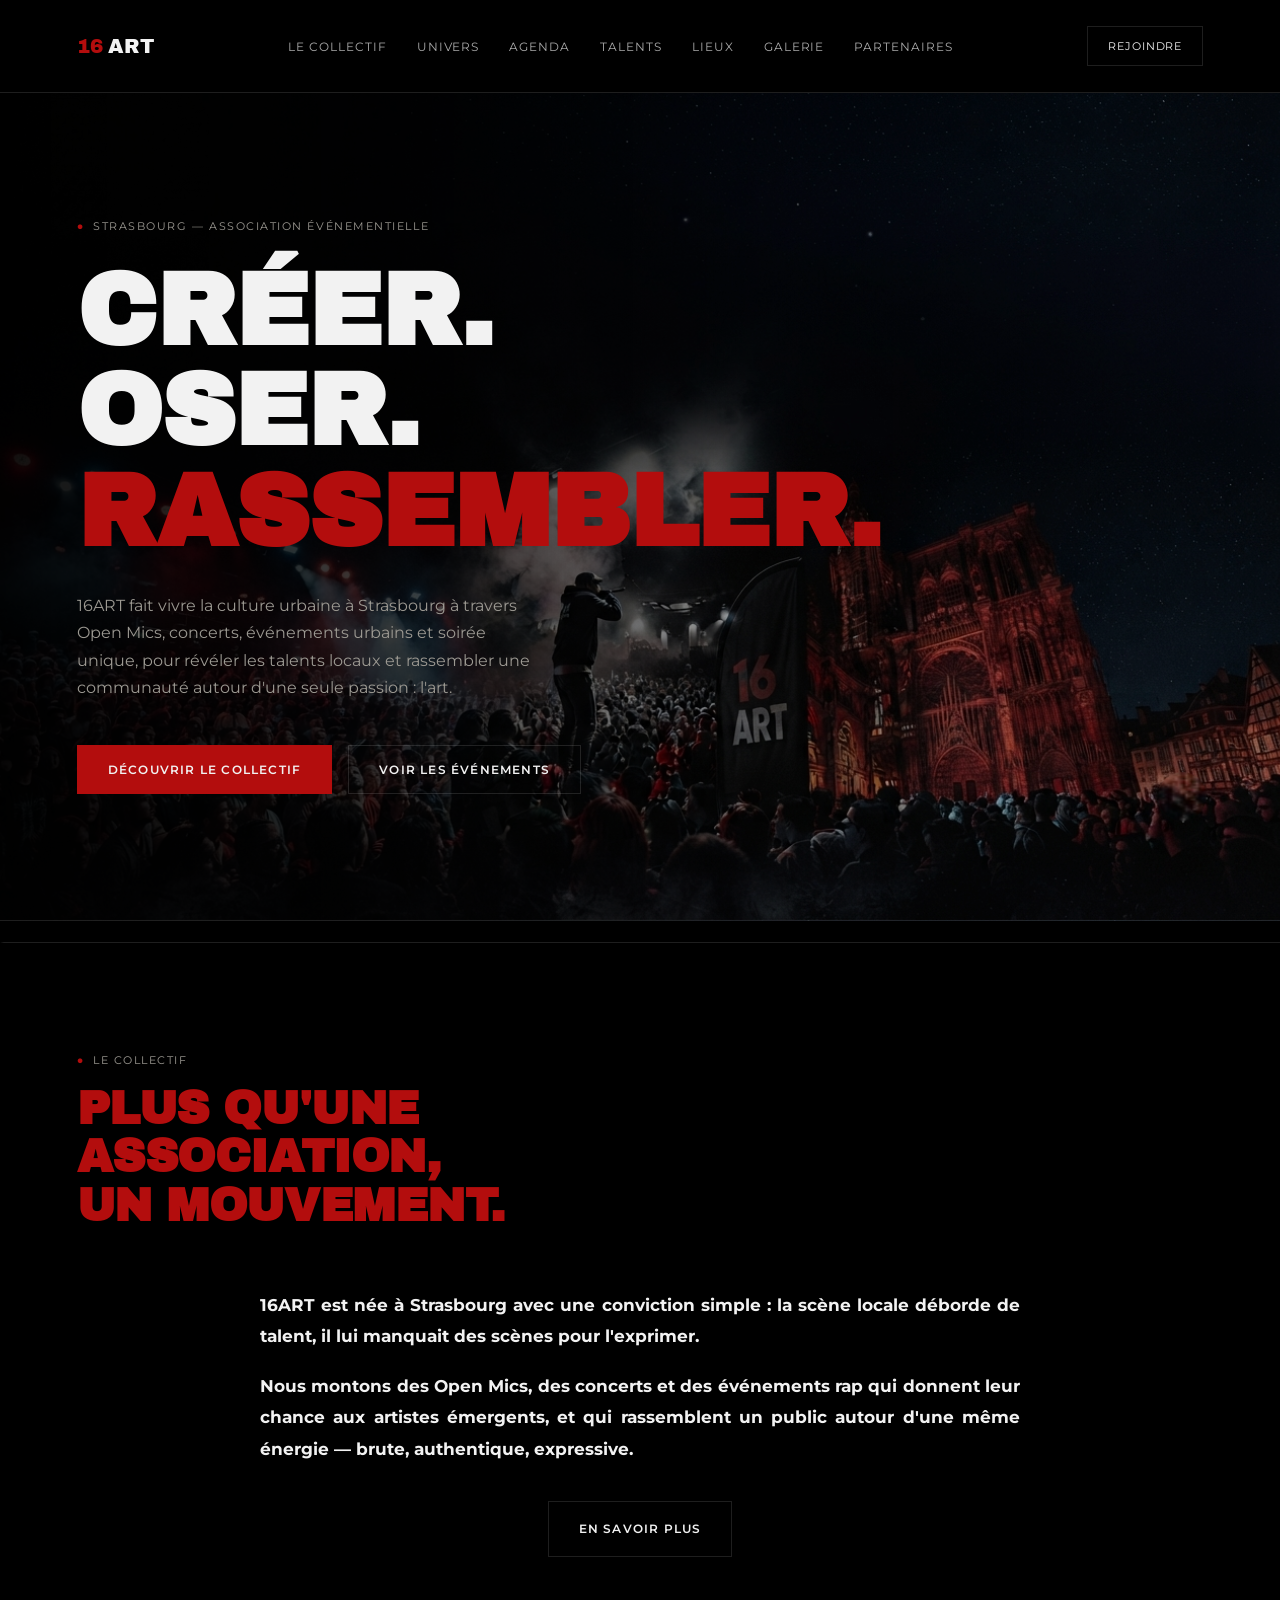
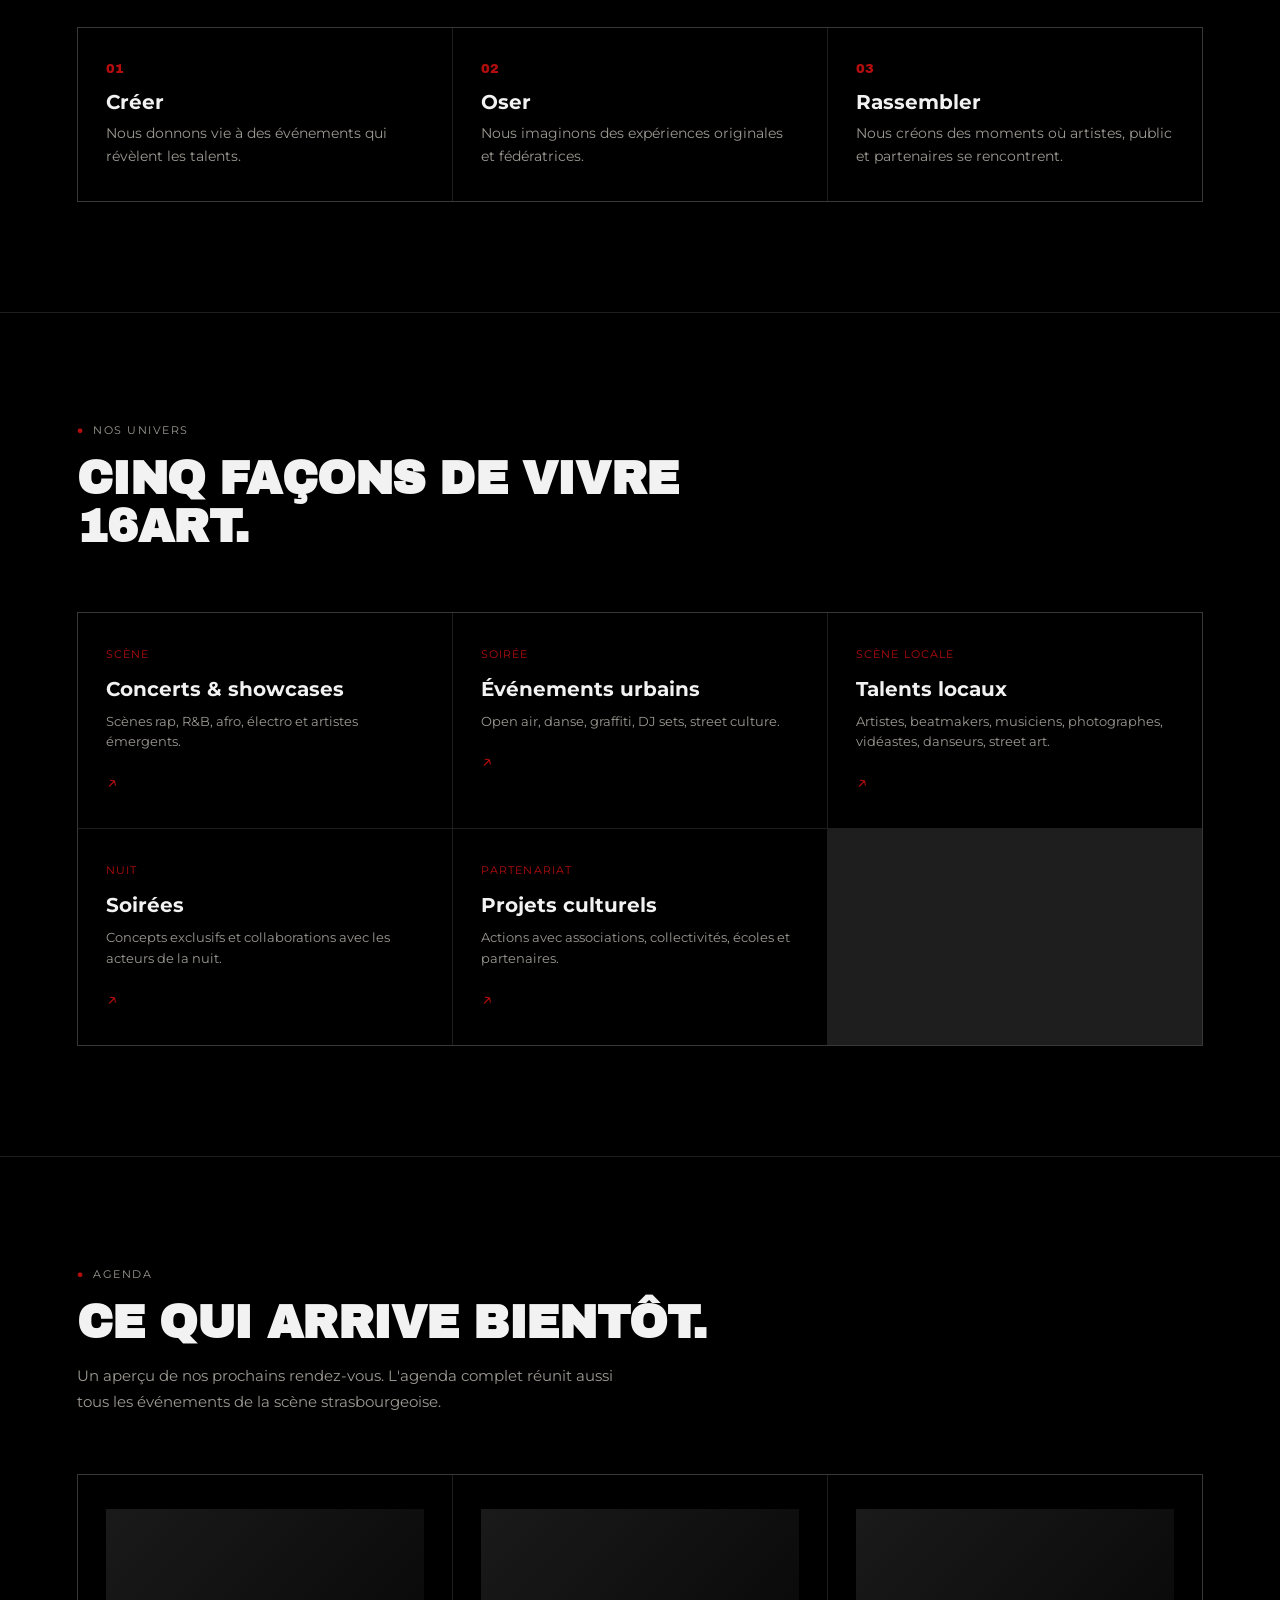
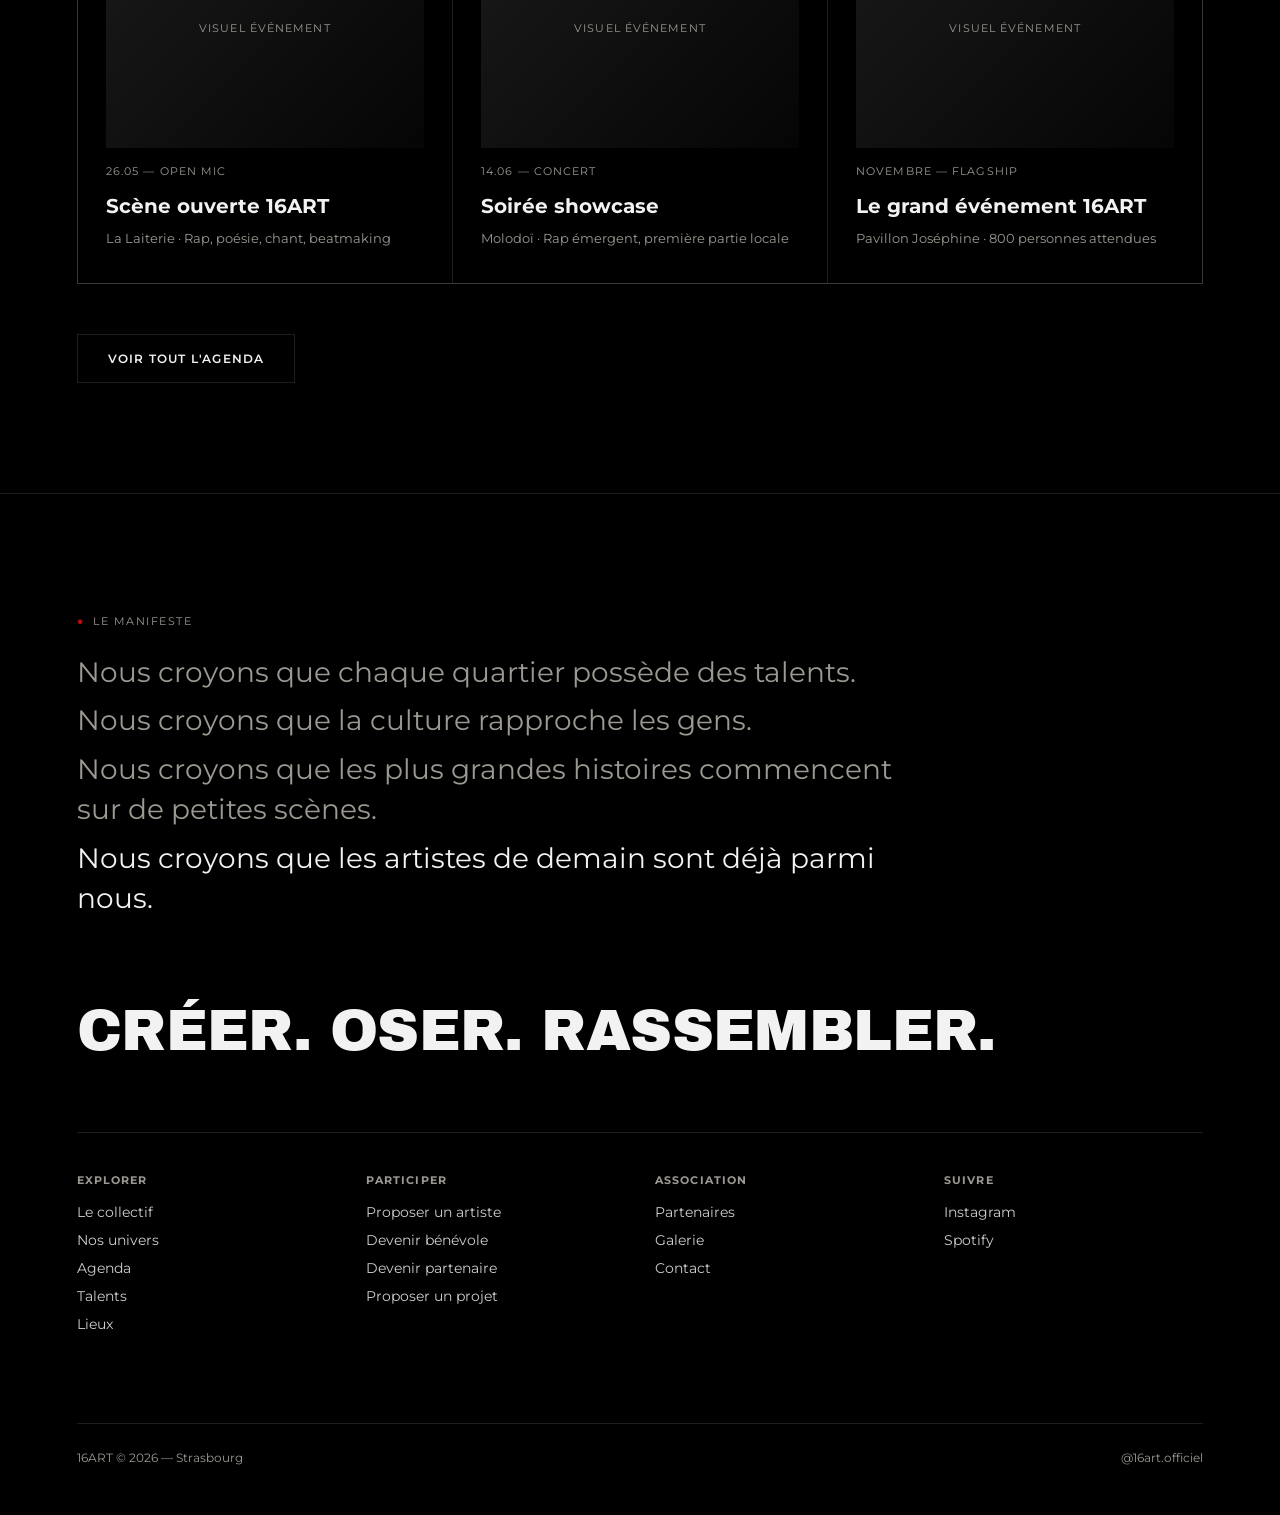
<file: index.html>
<!DOCTYPE html>
<html lang="fr">
<head>
<meta charset="UTF-8">
<meta name="viewport" content="width=device-width, initial-scale=1.0">
<title>16ART — Créer. Oser. Rassembler.</title>
<meta name="description" content="16ART fait vivre la culture urbaine et révèle les talents locaux à Strasbourg : Open Mics, concerts, talents émergents et événements qui rassemblent.">
<link rel="preconnect" href="https://fonts.googleapis.com">
<link href="https://fonts.googleapis.com/css2?family=Archivo+Black&family=Montserrat:wght@400;500;600;700&display=swap" rel="stylesheet">
<link rel="stylesheet" href="assets/style.css">
</head>
<body>
<nav>
  <a href="index.html" class="logo display"><span class="num">16</span>ART</a>
  <div class="navlinks">
    <a href="collectif.html">Le collectif</a>
    <a href="univers.html">Univers</a>
    <a href="agenda.html">Agenda</a>
    <a href="talents.html">Talents</a>
    <a href="lieux.html">Lieux</a>
    <a href="galerie.html">Galerie</a>
    <a href="partenaires.html">Partenaires</a>
  </div>
  <a href="rejoindre.html" class="nav-cta">Rejoindre</a>
</nav>

<section class="hero-bg">
  <div style="max-width:1100px;">
    <div class="eyebrow"><span class="dot">●</span> Strasbourg — association événementielle</div>
    <h1 class="display" style="font-size:clamp(46px,8vw,104px); line-height:0.98; margin-top:28px;">Créer.<br>Oser.<br><span style="color:var(--red);">Rassembler.</span></h1>
    <p style="max-width:460px; margin-top:30px; color:var(--paper-dim); font-size:16px; line-height:1.7;">16ART fait vivre la culture urbaine à Strasbourg à travers Open Mics, concerts, événements urbains et soirée unique, pour révéler les talents locaux et rassembler une communauté autour d'une seule passion : l'art.</p>
    <div style="display:flex; gap:16px; margin-top:44px; flex-wrap:wrap;">
      <a href="collectif.html" class="btn btn-fill">Découvrir le collectif</a>
      <a href="agenda.html" class="btn btn-line">Voir les événements</a>
    </div>
  </div>
</section>

<div class="torn"></div>

<section>
  <div class="section-head">
    <div class="eyebrow"><span class="dot">●</span> Le collectif</div>
    <h2 class="display" style="color:var(--red);">Plus qu'une association,<br>un mouvement.</h2>
  </div>
  <div class="collectif-centered">
    <p>16ART est née à Strasbourg avec une conviction simple : la scène locale déborde de talent, il lui manquait des scènes pour l'exprimer.</p>
    <p>Nous montons des Open Mics, des concerts et des événements rap qui donnent leur chance aux artistes émergents, et qui rassemblent un public autour d'une même énergie — brute, authentique, expressive.</p>
    <div class="collectif-cta"><a href="collectif.html" class="btn btn-line">En savoir plus</a></div>
  </div>
  <div class="engagements-row">
    <div class="engagement-item">
      <div class="num display">01</div>
      <h3>Créer</h3>
      <p>Nous donnons vie à des événements qui révèlent les talents.</p>
    </div>
    <div class="engagement-item">
      <div class="num display">02</div>
      <h3>Oser</h3>
      <p>Nous imaginons des expériences originales et fédératrices.</p>
    </div>
    <div class="engagement-item">
      <div class="num display">03</div>
      <h3>Rassembler</h3>
      <p>Nous créons des moments où artistes, public et partenaires se rencontrent.</p>
    </div>
  </div>
</section>

<section>
  <div class="section-head">
    <div class="eyebrow"><span class="dot">●</span> Nos univers</div>
    <h2 class="display">Cinq façons de vivre 16ART.</h2>
  </div>
  <div class="grid-3">
    <a href="univers.html" class="card"><div class="card-eyebrow eyebrow-red">SCÈNE</div><h3>Concerts &amp; showcases</h3><p>Scènes rap, R&amp;B, afro, électro et artistes émergents.</p><div class="mark">↗</div></a>
    <a href="univers.html" class="card"><div class="card-eyebrow eyebrow-red">SOIRÉE</div><h3>Événements urbains</h3><p>Open air, danse, graffiti, DJ sets, street culture.</p><div class="mark">↗</div></a>
    <a href="univers.html" class="card"><div class="card-eyebrow eyebrow-red">SCÈNE LOCALE</div><h3>Talents locaux</h3><p>Artistes, beatmakers, musiciens, photographes, vidéastes, danseurs, street art.</p><div class="mark">↗</div></a>
    <a href="univers.html" class="card"><div class="card-eyebrow eyebrow-red">NUIT</div><h3>Soirées</h3><p>Concepts exclusifs et collaborations avec les acteurs de la nuit.</p><div class="mark">↗</div></a>
    <a href="univers.html" class="card"><div class="card-eyebrow eyebrow-red">PARTENARIAT</div><h3>Projets culturels</h3><p>Actions avec associations, collectivités, écoles et partenaires.</p><div class="mark">↗</div></a>
  </div>
</section>

<section>
  <div class="section-head">
    <div class="eyebrow"><span class="dot">●</span> Agenda</div>
    <h2 class="display">Ce qui arrive bientôt.</h2>
    <p>Un aperçu de nos prochains rendez-vous. L'agenda complet réunit aussi tous les événements de la scène strasbourgeoise.</p>
  </div>
  <div class="grid-3">
    <a href="agenda.html" class="card">
      <div class="card-media">Visuel événement</div>
      <div class="card-eyebrow" style="margin-top:16px;">26.05 — OPEN MIC</div>
      <h3>Scène ouverte 16ART</h3>
      <p>La Laiterie · Rap, poésie, chant, beatmaking</p>
    </a>
    <a href="agenda.html" class="card">
      <div class="card-media">Visuel événement</div>
      <div class="card-eyebrow" style="margin-top:16px;">14.06 — CONCERT</div>
      <h3>Soirée showcase</h3>
      <p>Molodoï · Rap émergent, première partie locale</p>
    </a>
    <a href="agenda.html" class="card">
      <div class="card-media">Visuel événement</div>
      <div class="card-eyebrow" style="margin-top:16px;">NOVEMBRE — FLAGSHIP</div>
      <h3>Le grand événement 16ART</h3>
      <p>Pavillon Joséphine · 800 personnes attendues</p>
    </a>
  </div>
  <div style="margin-top:50px;"><a href="agenda.html" class="btn btn-line">Voir tout l'agenda</a></div>
</section>

<footer>
  <div class="eyebrow"><span class="dot">●</span> Le manifeste</div>
  <div class="manifeste" style="margin-top:24px; max-width:820px;">
    <p>Nous croyons que chaque quartier possède des talents.</p>
    <p>Nous croyons que la culture rapproche les gens.</p>
    <p>Nous croyons que les plus grandes histoires commencent sur de petites scènes.</p>
    <p class="accent-line">Nous croyons que les artistes de demain sont déjà parmi nous.</p>
  </div>
  <div class="foot-cta display">Créer. Oser. Rassembler.</div>
  <div class="foot-cols">
    <div class="foot-col">
      <h4>Explorer</h4>
      <a href="collectif.html">Le collectif</a>
      <a href="univers.html">Nos univers</a>
      <a href="agenda.html">Agenda</a>
      <a href="talents.html">Talents</a>
      <a href="lieux.html">Lieux</a>
    </div>
    <div class="foot-col">
      <h4>Participer</h4>
      <a href="rejoindre.html">Proposer un artiste</a>
      <a href="rejoindre.html">Devenir bénévole</a>
      <a href="rejoindre.html">Devenir partenaire</a>
      <a href="rejoindre.html">Proposer un projet</a>
    </div>
    <div class="foot-col">
      <h4>Association</h4>
      <a href="partenaires.html">Partenaires</a>
      <a href="galerie.html">Galerie</a>
      <a href="rejoindre.html">Contact</a>
    </div>
    <div class="foot-col">
      <h4>Suivre</h4>
      <a href="https://instagram.com" target="_blank" rel="noopener">Instagram</a>
      <a href="https://open.spotify.com" target="_blank" rel="noopener">Spotify</a>
    </div>
  </div>
  <div class="foot-baseline">
    <span>16ART © 2026 — Strasbourg</span>
    <span>@16art.officiel</span>
  </div>
</footer>

</body>
</html>
</file>
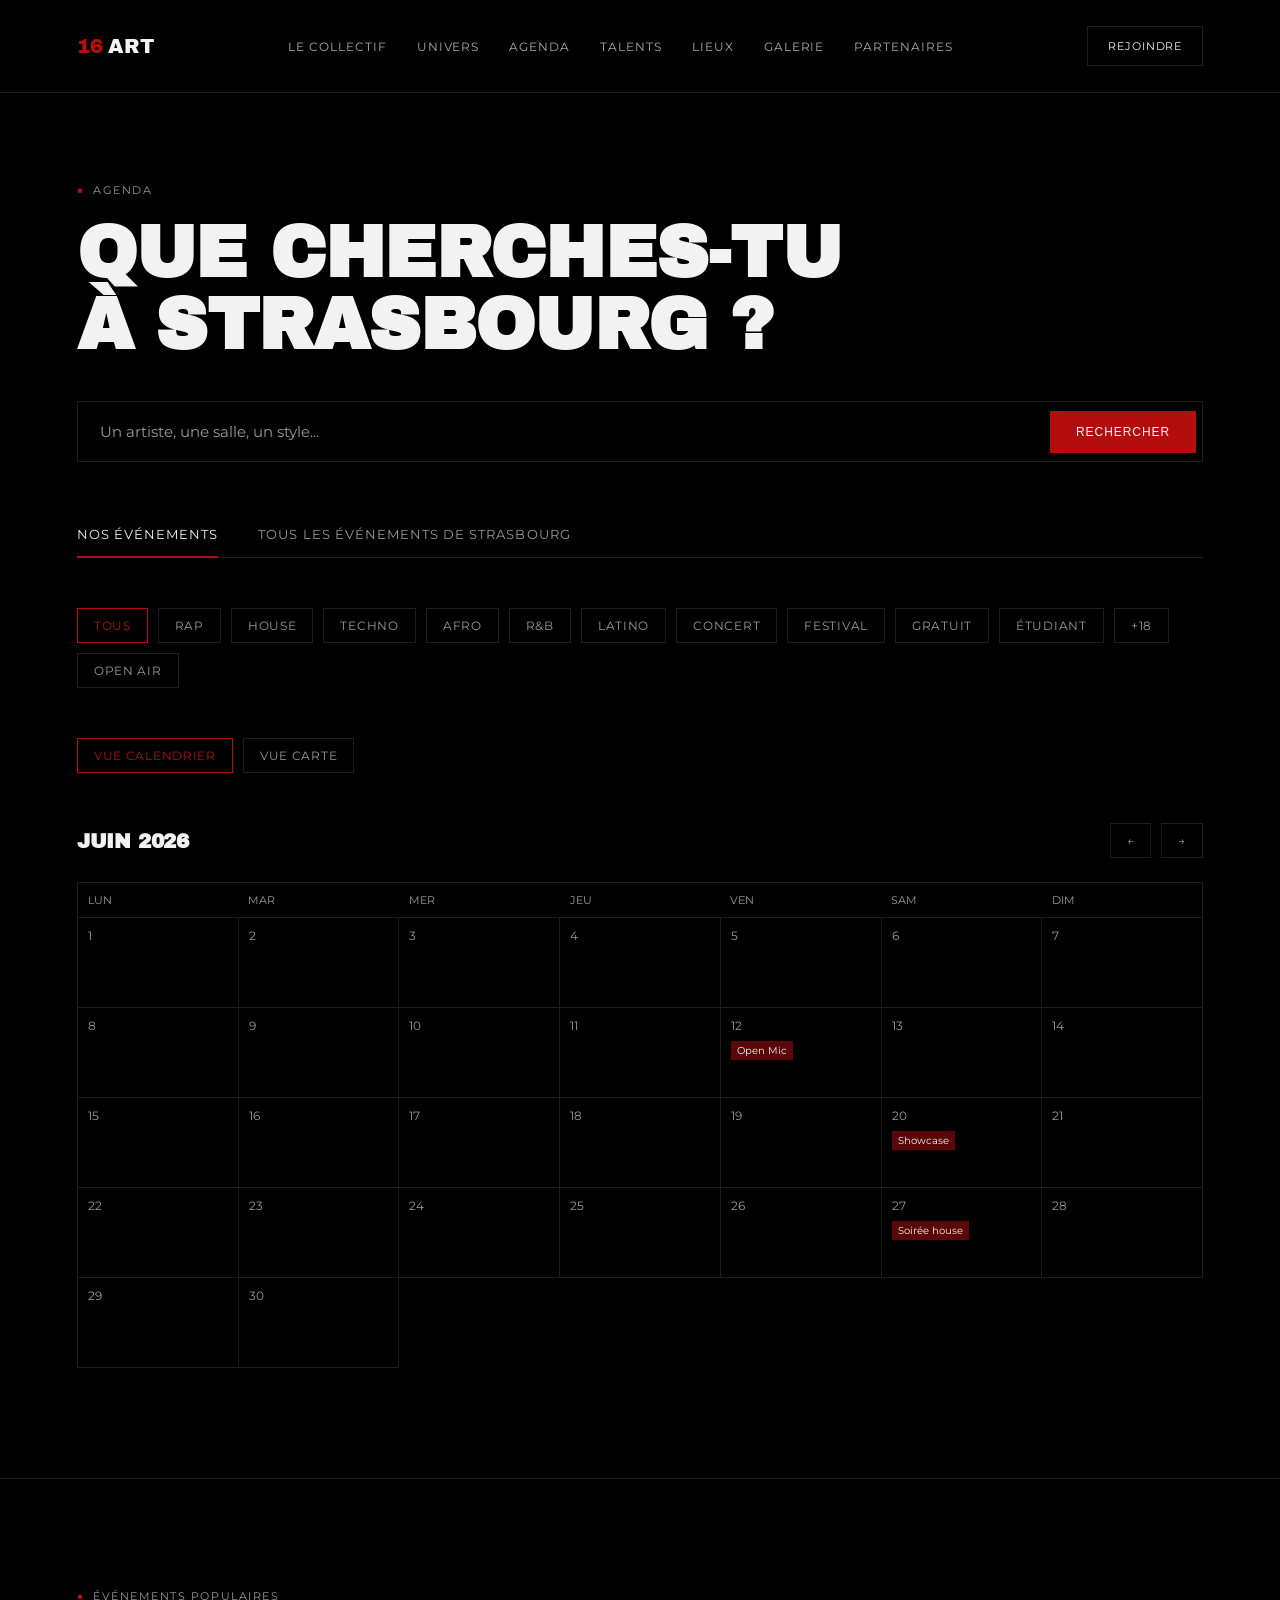
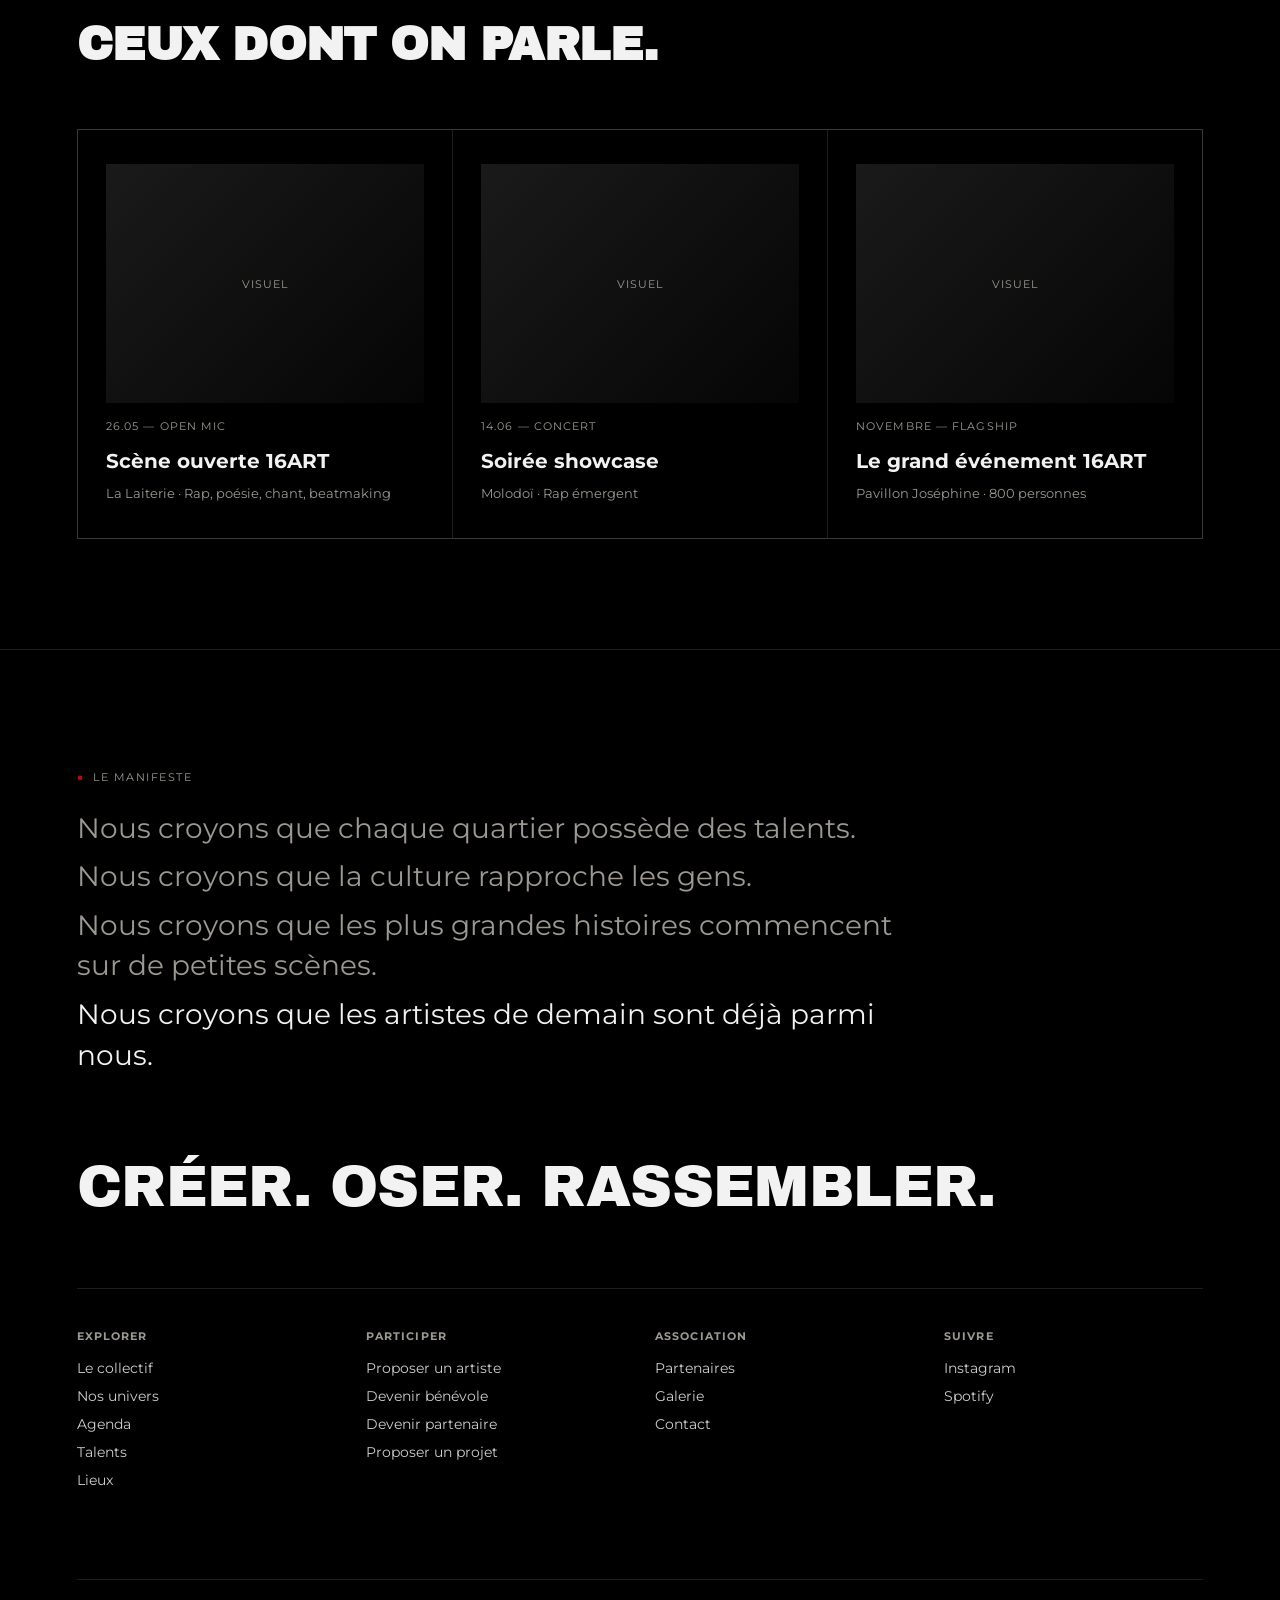
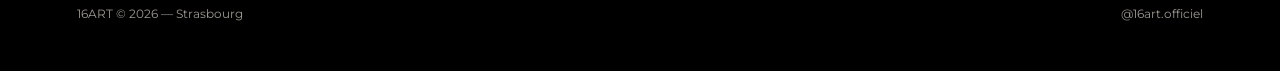
<file: agenda.html>
<!DOCTYPE html>
<html lang="fr">
<head>
<meta charset="UTF-8">
<meta name="viewport" content="width=device-width, initial-scale=1.0">
<title>Agenda — 16ART</title>
<meta name="description" content="Tous les événements 16ART et de la scène strasbourgeoise, en calendrier ou sur la carte.">
<link rel="preconnect" href="https://fonts.googleapis.com">
<link href="https://fonts.googleapis.com/css2?family=Archivo+Black&family=Montserrat:wght@400;500;600;700&display=swap" rel="stylesheet">
<link rel="stylesheet" href="assets/style.css">
</head>
<body>
<nav>
  <a href="index.html" class="logo display"><span class="num">16</span>ART</a>
  <div class="navlinks">
    <a href="collectif.html">Le collectif</a>
    <a href="univers.html">Univers</a>
    <a href="agenda.html">Agenda</a>
    <a href="talents.html">Talents</a>
    <a href="lieux.html">Lieux</a>
    <a href="galerie.html">Galerie</a>
    <a href="partenaires.html">Partenaires</a>
  </div>
  <a href="rejoindre.html" class="nav-cta">Rejoindre</a>
</nav>

<section class="page-hero" style="border-bottom:none; padding-bottom:0;">
  <div class="eyebrow"><span class="dot">●</span> Agenda</div>
  <h1 class="display">Que cherches-tu<br>à Strasbourg ?</h1>
</section>

<section style="padding-top:40px;">
  <div class="searchbar">
    <input type="text" placeholder="Un artiste, une salle, un style...">
    <button>Rechercher</button>
  </div>

  <div class="tabs">
    <div class="tab active" data-tab="nos">Nos événements</div>
    <div class="tab" data-tab="tous">Tous les événements de Strasbourg</div>
  </div>

  <div class="chips" style="margin-bottom:50px;">
    <div class="chip active">Tous</div>
    <div class="chip">Rap</div>
    <div class="chip">House</div>
    <div class="chip">Techno</div>
    <div class="chip">Afro</div>
    <div class="chip">R&amp;B</div>
    <div class="chip">Latino</div>
    <div class="chip">Concert</div>
    <div class="chip">Festival</div>
    <div class="chip">Gratuit</div>
    <div class="chip">Étudiant</div>
    <div class="chip">+18</div>
    <div class="chip">Open air</div>
  </div>

  <div class="chips" style="margin-bottom:50px;">
    <div class="chip active" data-view="calendar">Vue calendrier</div>
    <div class="chip" data-view="map">Vue carte</div>
  </div>

  <!-- Vue calendrier -->
  <div id="view-calendar">
    <div style="display:flex; align-items:center; justify-content:space-between; margin-bottom:24px;">
      <h3 class="display" style="font-size:20px;">Juin 2026</h3>
      <div style="display:flex; gap:10px;">
        <div class="chip">←</div>
        <div class="chip">→</div>
      </div>
    </div>
    <div style="display:grid; grid-template-columns:repeat(7,1fr); border:1px solid var(--line); border-bottom:none;">
      <div style="padding:10px; font-size:11px; text-transform:uppercase; color:var(--paper-dim); border-bottom:1px solid var(--line);">Lun</div>
      <div style="padding:10px; font-size:11px; text-transform:uppercase; color:var(--paper-dim); border-bottom:1px solid var(--line);">Mar</div>
      <div style="padding:10px; font-size:11px; text-transform:uppercase; color:var(--paper-dim); border-bottom:1px solid var(--line);">Mer</div>
      <div style="padding:10px; font-size:11px; text-transform:uppercase; color:var(--paper-dim); border-bottom:1px solid var(--line);">Jeu</div>
      <div style="padding:10px; font-size:11px; text-transform:uppercase; color:var(--paper-dim); border-bottom:1px solid var(--line);">Ven</div>
      <div style="padding:10px; font-size:11px; text-transform:uppercase; color:var(--paper-dim); border-bottom:1px solid var(--line);">Sam</div>
      <div style="padding:10px; font-size:11px; text-transform:uppercase; color:var(--paper-dim); border-bottom:1px solid var(--line);">Dim</div>
    </div>
    <div id="cal-grid" style="display:grid; grid-template-columns:repeat(7,1fr); border-left:1px solid var(--line);"></div>
  </div>

  <!-- Vue carte -->
  <div id="view-map" style="display:none;">
    <div style="border:1px solid var(--line); height:480px; overflow:hidden;">
      <iframe title="Carte de Strasbourg" width="100%" height="100%" style="border:0; filter:grayscale(1) invert(0.92) contrast(0.85);" src="https://www.openstreetmap.org/export/embed.html?bbox=7.700%2C48.550%2C7.790%2C48.610&amp;layer=mapnik"></iframe>
    </div>
    <p style="color:var(--paper-dim); font-size:12px; margin-top:16px;">Carte à titre indicatif — les épingles d'événements géolocalisés s'activeront une fois l'agenda connecté à la base de données.</p>
  </div>
</section>

<section>
  <div class="section-head">
    <div class="eyebrow"><span class="dot">●</span> Événements populaires</div>
    <h2 class="display">Ceux dont on parle.</h2>
  </div>
  <div class="grid-3">
    <a href="#" class="card"><div class="card-media">Visuel</div><div class="card-eyebrow" style="margin-top:16px;">26.05 — OPEN MIC</div><h3>Scène ouverte 16ART</h3><p>La Laiterie · Rap, poésie, chant, beatmaking</p></a>
    <a href="#" class="card"><div class="card-media">Visuel</div><div class="card-eyebrow" style="margin-top:16px;">14.06 — CONCERT</div><h3>Soirée showcase</h3><p>Molodoï · Rap émergent</p></a>
    <a href="#" class="card"><div class="card-media">Visuel</div><div class="card-eyebrow" style="margin-top:16px;">NOVEMBRE — FLAGSHIP</div><h3>Le grand événement 16ART</h3><p>Pavillon Joséphine · 800 personnes</p></a>
  </div>
</section>

<script>
  document.querySelectorAll('.tab').forEach(t => t.addEventListener('click', () => {
    document.querySelectorAll('.tab').forEach(x => x.classList.remove('active'));
    t.classList.add('active');
  }));
  document.querySelectorAll('.chip[data-view]').forEach(c => c.addEventListener('click', () => {
    document.querySelectorAll('.chip[data-view]').forEach(x => x.classList.remove('active'));
    c.classList.add('active');
    const v = c.dataset.view;
    document.getElementById('view-calendar').style.display = v === 'calendar' ? 'block' : 'none';
    document.getElementById('view-map').style.display = v === 'map' ? 'block' : 'none';
  }));
  document.querySelectorAll('.chips:not([id]) .chip:not([data-view])').forEach(c => c.addEventListener('click', () => {
    if(c.textContent.trim() === 'Tous'){
      document.querySelectorAll('.chip:not([data-view])').forEach(x => x.classList.remove('active'));
      c.classList.add('active');
    } else {
      document.querySelector('.chip.active:not([data-view])')?.classList.remove('active');
      c.classList.toggle('active');
    }
  }));

  const events = {12: 'Open Mic', 20: 'Showcase', 27: 'Soirée house'};
  const grid = document.getElementById('cal-grid');
  const firstDay = 0; // lundi
  for(let i=0;i<firstDay;i++){ grid.innerHTML += '<div style="min-height:90px; border-right:1px solid var(--line); border-bottom:1px solid var(--line);"></div>'; }
  for(let d=1; d<=30; d++){
    const ev = events[d] ? `<div style="margin-top:8px; font-size:10px; background:var(--red-dim); color:var(--paper); padding:3px 6px; display:inline-block;">${events[d]}</div>` : '';
    grid.innerHTML += `<div style="min-height:90px; border-right:1px solid var(--line); border-bottom:1px solid var(--line); padding:10px;"><div style="font-size:12px; color:var(--paper-dim);">${d}</div>${ev}</div>`;
  }
</script>

<footer>
  <div class="eyebrow"><span class="dot">●</span> Le manifeste</div>
  <div class="manifeste" style="margin-top:24px; max-width:820px;">
    <p>Nous croyons que chaque quartier possède des talents.</p>
    <p>Nous croyons que la culture rapproche les gens.</p>
    <p>Nous croyons que les plus grandes histoires commencent sur de petites scènes.</p>
    <p class="accent-line">Nous croyons que les artistes de demain sont déjà parmi nous.</p>
  </div>
  <div class="foot-cta display">Créer. Oser. Rassembler.</div>
  <div class="foot-cols">
    <div class="foot-col">
      <h4>Explorer</h4>
      <a href="collectif.html">Le collectif</a>
      <a href="univers.html">Nos univers</a>
      <a href="agenda.html">Agenda</a>
      <a href="talents.html">Talents</a>
      <a href="lieux.html">Lieux</a>
    </div>
    <div class="foot-col">
      <h4>Participer</h4>
      <a href="rejoindre.html">Proposer un artiste</a>
      <a href="rejoindre.html">Devenir bénévole</a>
      <a href="rejoindre.html">Devenir partenaire</a>
      <a href="rejoindre.html">Proposer un projet</a>
    </div>
    <div class="foot-col">
      <h4>Association</h4>
      <a href="partenaires.html">Partenaires</a>
      <a href="galerie.html">Galerie</a>
      <a href="rejoindre.html">Contact</a>
    </div>
    <div class="foot-col">
      <h4>Suivre</h4>
      <a href="https://instagram.com" target="_blank" rel="noopener">Instagram</a>
      <a href="https://open.spotify.com" target="_blank" rel="noopener">Spotify</a>
    </div>
  </div>
  <div class="foot-baseline">
    <span>16ART © 2026 — Strasbourg</span>
    <span>@16art.officiel</span>
  </div>
</footer>

</body>
</html>
</file>
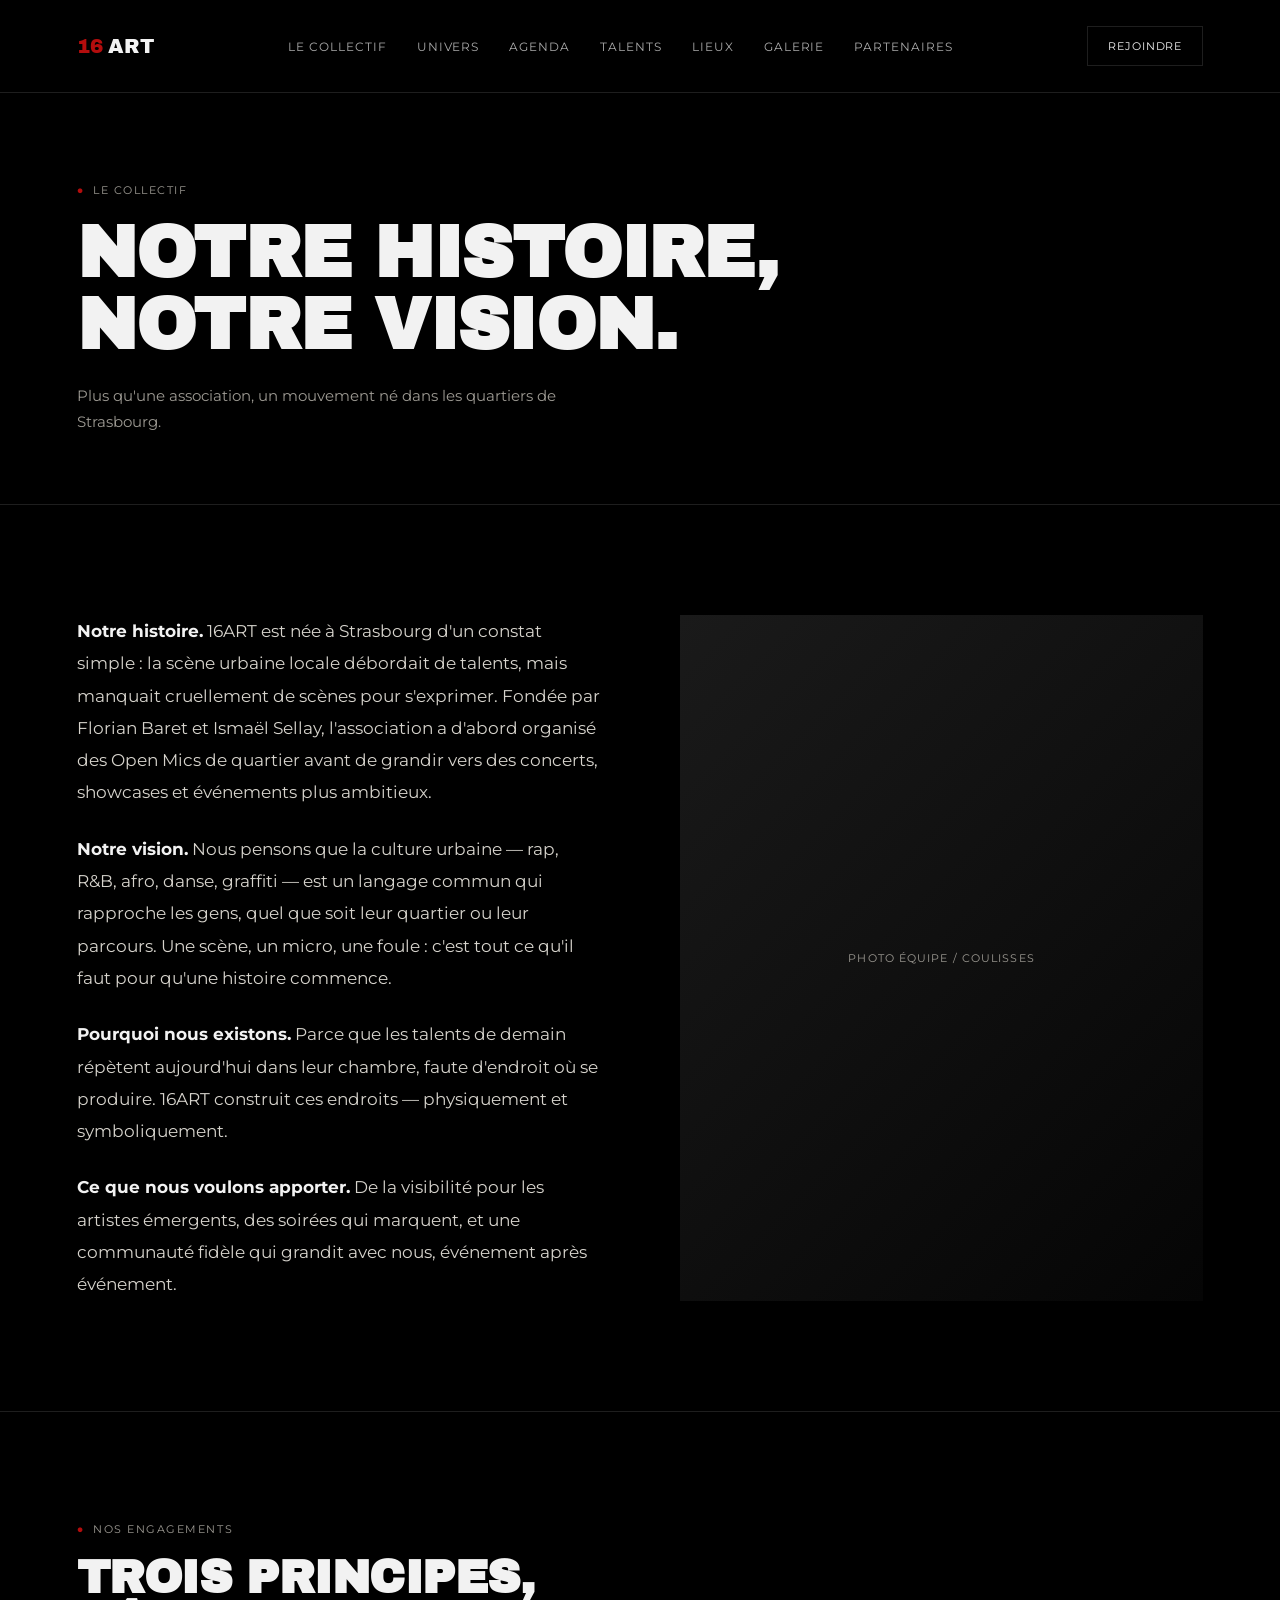
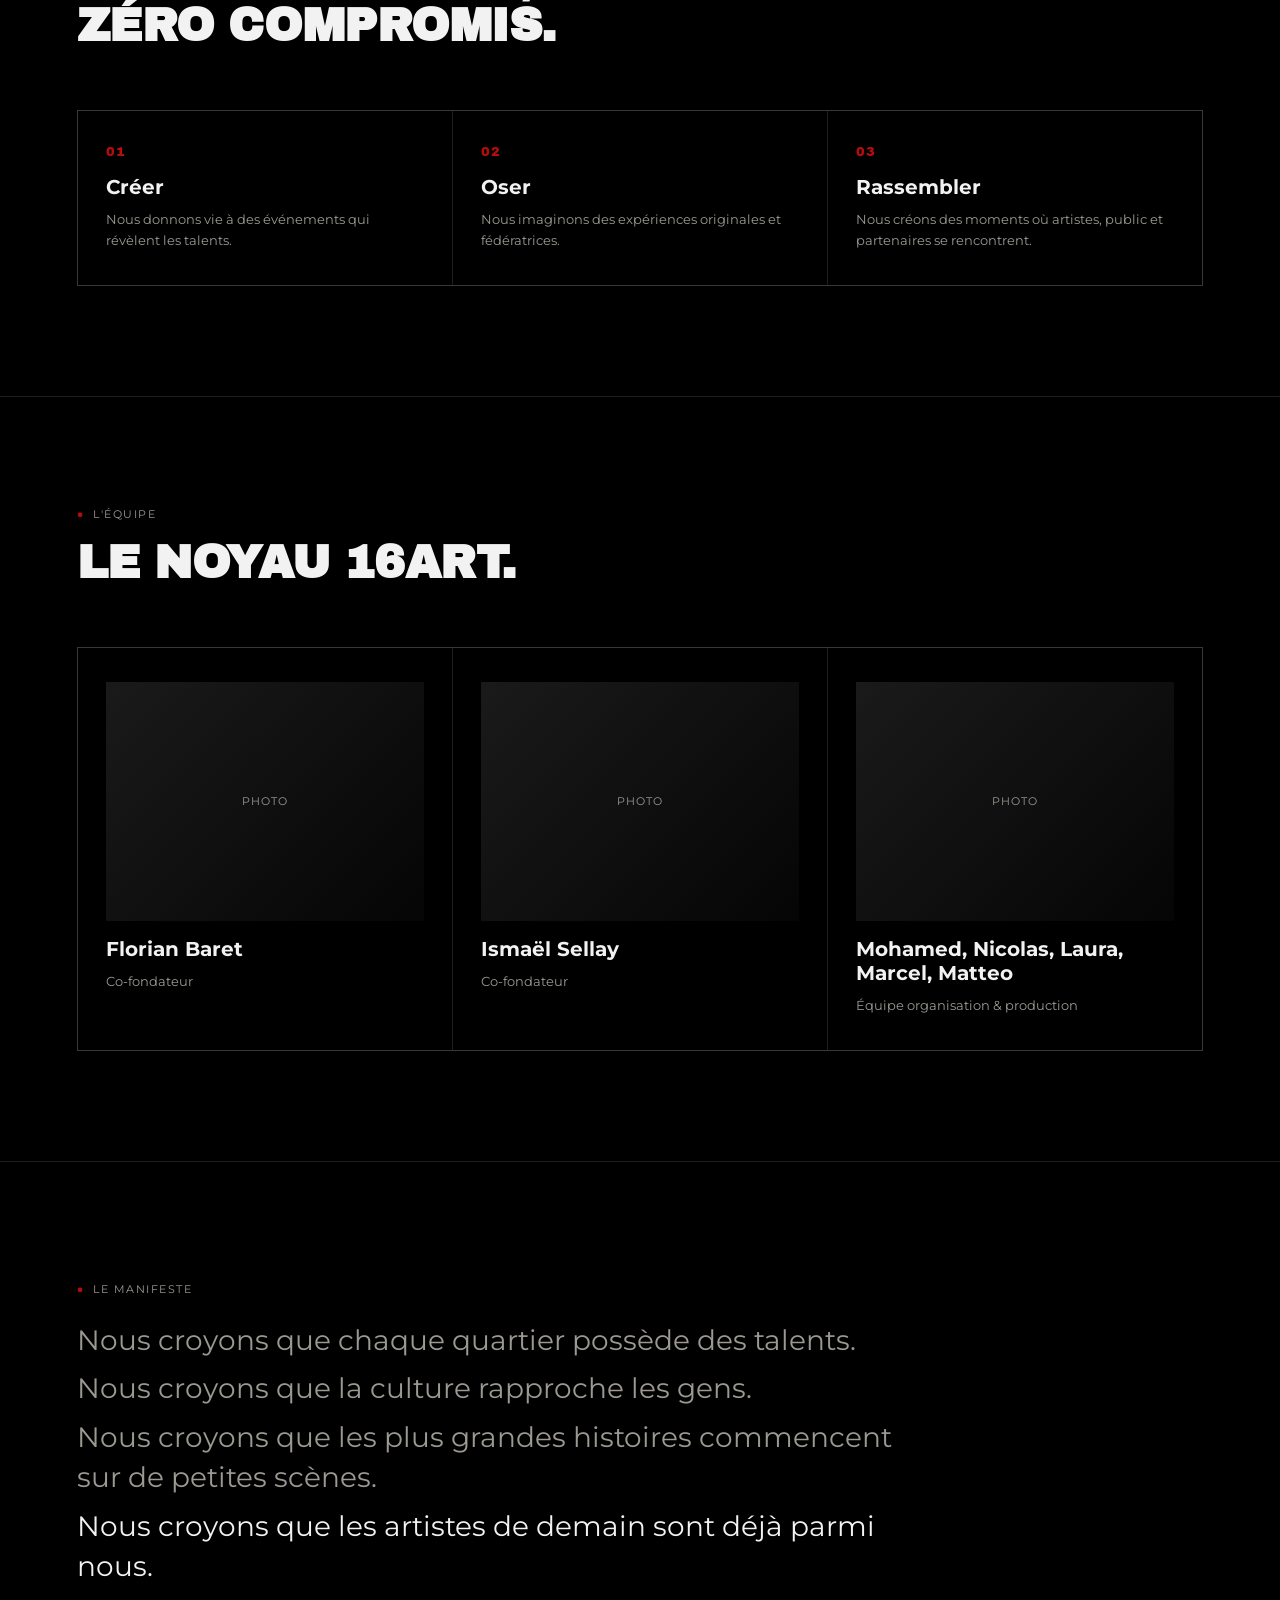
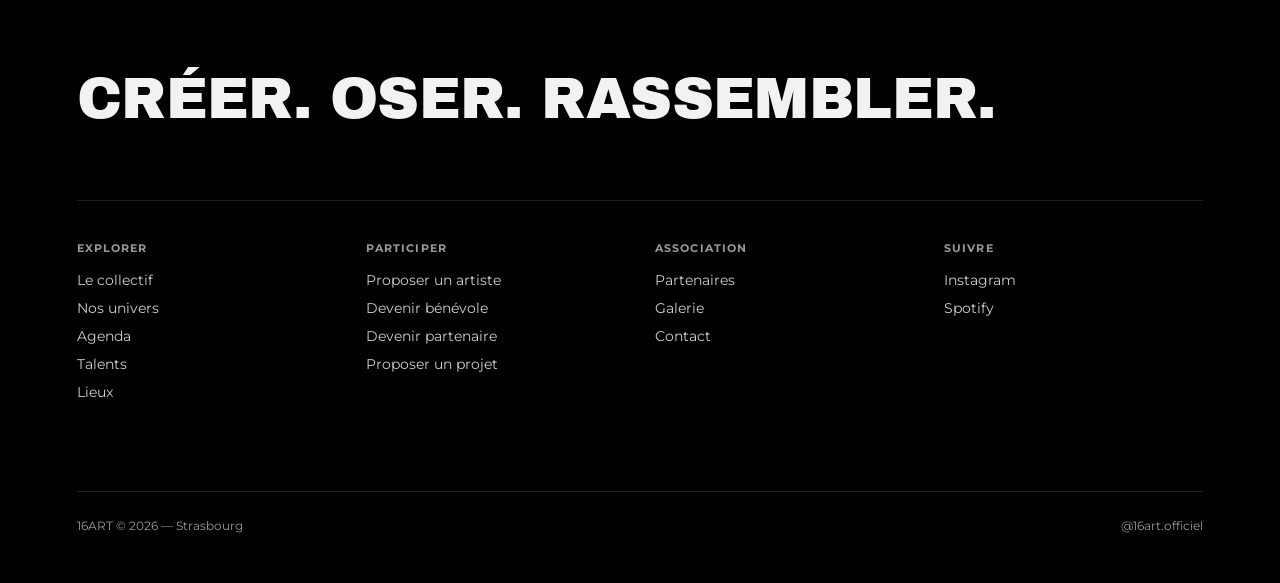
<file: collectif.html>
<!DOCTYPE html>
<html lang="fr">
<head>
<meta charset="UTF-8">
<meta name="viewport" content="width=device-width, initial-scale=1.0">
<title>Le collectif — 16ART</title>
<meta name="description" content="Notre histoire, notre vision, nos engagements.">
<link rel="preconnect" href="https://fonts.googleapis.com">
<link href="https://fonts.googleapis.com/css2?family=Archivo+Black&family=Montserrat:wght@400;500;600;700&display=swap" rel="stylesheet">
<link rel="stylesheet" href="assets/style.css">
</head>
<body>
<nav>
  <a href="index.html" class="logo display"><span class="num">16</span>ART</a>
  <div class="navlinks">
    <a href="collectif.html">Le collectif</a>
    <a href="univers.html">Univers</a>
    <a href="agenda.html">Agenda</a>
    <a href="talents.html">Talents</a>
    <a href="lieux.html">Lieux</a>
    <a href="galerie.html">Galerie</a>
    <a href="partenaires.html">Partenaires</a>
  </div>
  <a href="rejoindre.html" class="nav-cta">Rejoindre</a>
</nav>

<section class="page-hero">
  <div class="eyebrow"><span class="dot">●</span> Le collectif</div>
  <h1 class="display">Notre histoire,<br>notre vision.</h1>
  <p>Plus qu'une association, un mouvement né dans les quartiers de Strasbourg.</p>
</section>

<section>
  <div style="display:grid; grid-template-columns:1fr 1fr; gap:80px;">
    <div style="font-size:17px; line-height:1.9; color:#D6D3CC;">
      <p><strong style="color:var(--paper);">Notre histoire.</strong> 16ART est née à Strasbourg d'un constat simple : la scène urbaine locale débordait de talents, mais manquait cruellement de scènes pour s'exprimer. Fondée par Florian Baret et Ismaël Sellay, l'association a d'abord organisé des Open Mics de quartier avant de grandir vers des concerts, showcases et événements plus ambitieux.</p>
      <p style="margin-top:24px;"><strong style="color:var(--paper);">Notre vision.</strong> Nous pensons que la culture urbaine — rap, R&amp;B, afro, danse, graffiti — est un langage commun qui rapproche les gens, quel que soit leur quartier ou leur parcours. Une scène, un micro, une foule : c'est tout ce qu'il faut pour qu'une histoire commence.</p>
      <p style="margin-top:24px;"><strong style="color:var(--paper);">Pourquoi nous existons.</strong> Parce que les talents de demain répètent aujourd'hui dans leur chambre, faute d'endroit où se produire. 16ART construit ces endroits — physiquement et symboliquement.</p>
      <p style="margin-top:24px;"><strong style="color:var(--paper);">Ce que nous voulons apporter.</strong> De la visibilité pour les artistes émergents, des soirées qui marquent, et une communauté fidèle qui grandit avec nous, événement après événement.</p>
    </div>
    <div class="card-media" style="aspect-ratio:auto; height:100%; min-height:420px;">Photo équipe / coulisses</div>
  </div>
</section>

<section>
  <div class="section-head">
    <div class="eyebrow"><span class="dot">●</span> Nos engagements</div>
    <h2 class="display">Trois principes,<br>zéro compromis.</h2>
  </div>
  <div class="grid-3">
    <div class="card"><div class="card-eyebrow display" style="color:var(--red); font-size:13px;">01</div><h3>Créer</h3><p>Nous donnons vie à des événements qui révèlent les talents.</p></div>
    <div class="card"><div class="card-eyebrow display" style="color:var(--red); font-size:13px;">02</div><h3>Oser</h3><p>Nous imaginons des expériences originales et fédératrices.</p></div>
    <div class="card"><div class="card-eyebrow display" style="color:var(--red); font-size:13px;">03</div><h3>Rassembler</h3><p>Nous créons des moments où artistes, public et partenaires se rencontrent.</p></div>
  </div>
</section>

<section>
  <div class="section-head">
    <div class="eyebrow"><span class="dot">●</span> L'équipe</div>
    <h2 class="display">Le noyau 16ART.</h2>
  </div>
  <div class="grid-3">
    <div class="card"><div class="card-media">Photo</div><h3 style="margin-top:16px;">Florian Baret</h3><p>Co-fondateur</p></div>
    <div class="card"><div class="card-media">Photo</div><h3 style="margin-top:16px;">Ismaël Sellay</h3><p>Co-fondateur</p></div>
    <div class="card"><div class="card-media">Photo</div><h3 style="margin-top:16px;">Mohamed, Nicolas, Laura, Marcel, Matteo</h3><p>Équipe organisation &amp; production</p></div>
  </div>
</section>

<footer>
  <div class="eyebrow"><span class="dot">●</span> Le manifeste</div>
  <div class="manifeste" style="margin-top:24px; max-width:820px;">
    <p>Nous croyons que chaque quartier possède des talents.</p>
    <p>Nous croyons que la culture rapproche les gens.</p>
    <p>Nous croyons que les plus grandes histoires commencent sur de petites scènes.</p>
    <p class="accent-line">Nous croyons que les artistes de demain sont déjà parmi nous.</p>
  </div>
  <div class="foot-cta display">Créer. Oser. Rassembler.</div>
  <div class="foot-cols">
    <div class="foot-col">
      <h4>Explorer</h4>
      <a href="collectif.html">Le collectif</a>
      <a href="univers.html">Nos univers</a>
      <a href="agenda.html">Agenda</a>
      <a href="talents.html">Talents</a>
      <a href="lieux.html">Lieux</a>
    </div>
    <div class="foot-col">
      <h4>Participer</h4>
      <a href="rejoindre.html">Proposer un artiste</a>
      <a href="rejoindre.html">Devenir bénévole</a>
      <a href="rejoindre.html">Devenir partenaire</a>
      <a href="rejoindre.html">Proposer un projet</a>
    </div>
    <div class="foot-col">
      <h4>Association</h4>
      <a href="partenaires.html">Partenaires</a>
      <a href="galerie.html">Galerie</a>
      <a href="rejoindre.html">Contact</a>
    </div>
    <div class="foot-col">
      <h4>Suivre</h4>
      <a href="https://instagram.com" target="_blank" rel="noopener">Instagram</a>
      <a href="https://open.spotify.com" target="_blank" rel="noopener">Spotify</a>
    </div>
  </div>
  <div class="foot-baseline">
    <span>16ART © 2026 — Strasbourg</span>
    <span>@16art.officiel</span>
  </div>
</footer>

</body>
</html>
</file>
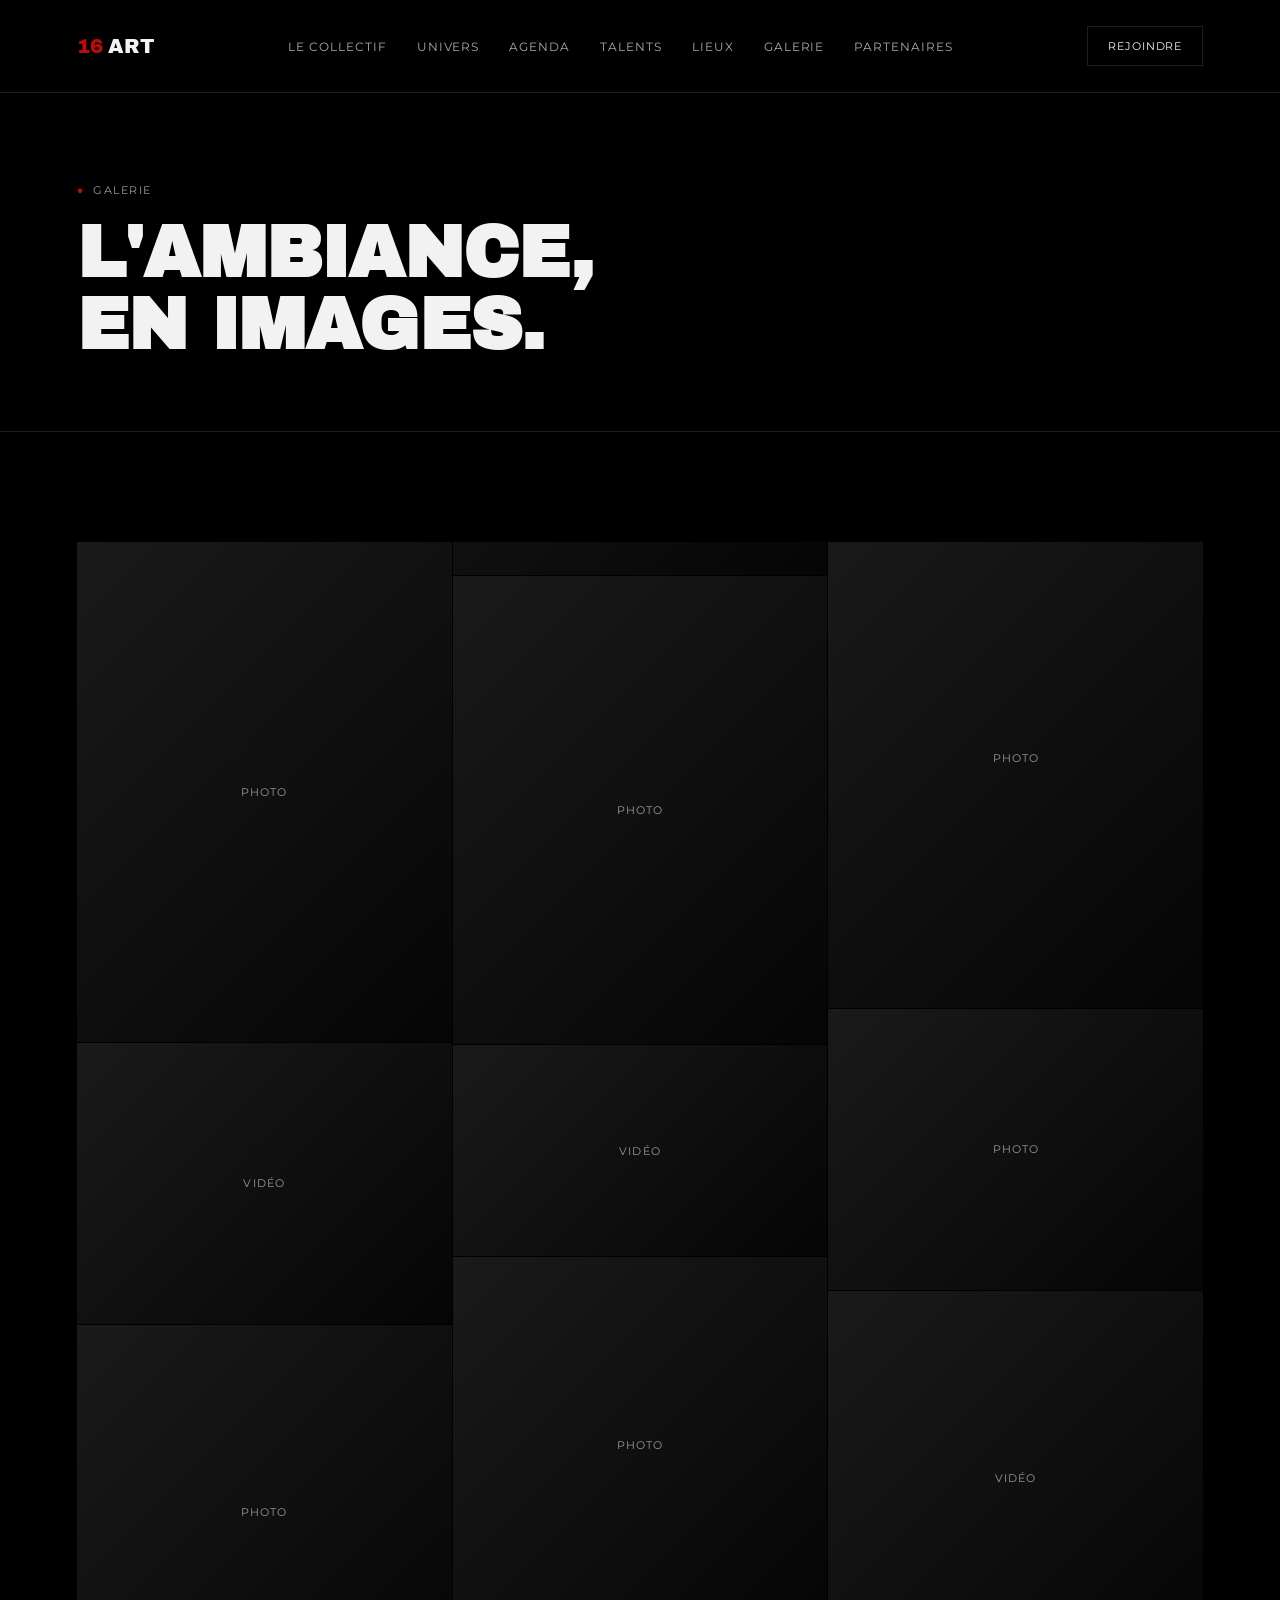
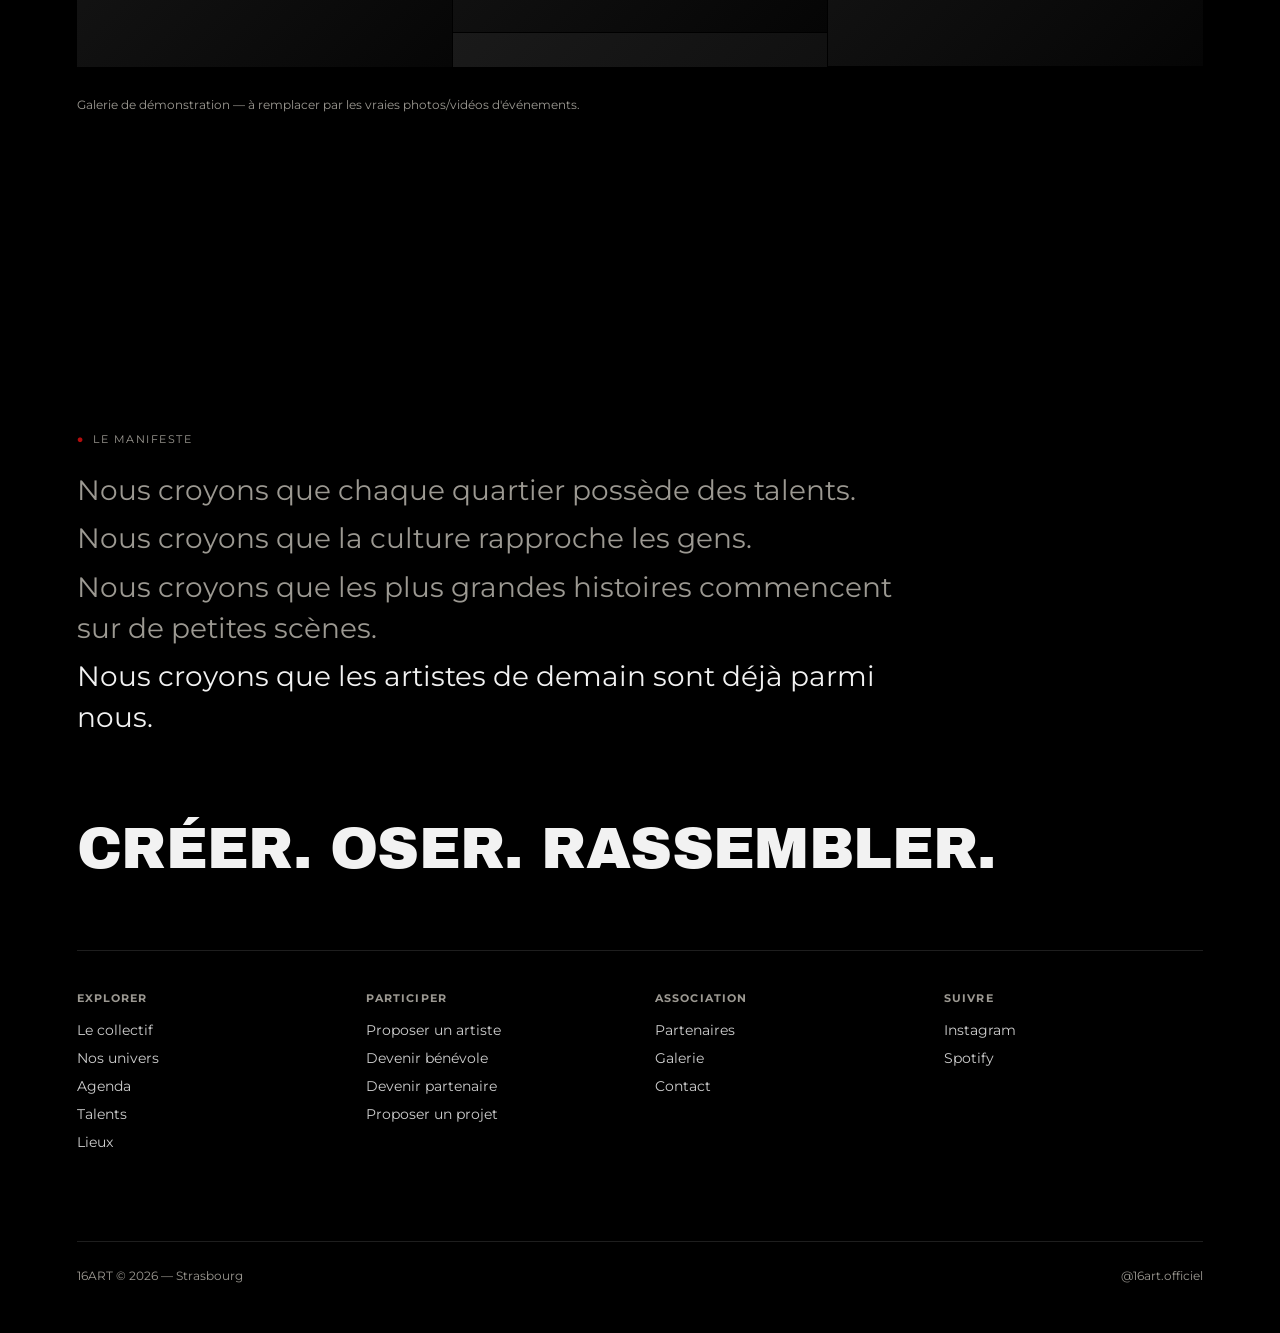
<file: galerie.html>
<!DOCTYPE html>
<html lang="fr">
<head>
<meta charset="UTF-8">
<meta name="viewport" content="width=device-width, initial-scale=1.0">
<title>Galerie — 16ART</title>
<meta name="description" content="Photos et vidéos de l'ambiance 16ART.">
<link rel="preconnect" href="https://fonts.googleapis.com">
<link href="https://fonts.googleapis.com/css2?family=Archivo+Black&family=Montserrat:wght@400;500;600;700&display=swap" rel="stylesheet">
<link rel="stylesheet" href="assets/style.css">
</head>
<body>
<nav>
  <a href="index.html" class="logo display"><span class="num">16</span>ART</a>
  <div class="navlinks">
    <a href="collectif.html">Le collectif</a>
    <a href="univers.html">Univers</a>
    <a href="agenda.html">Agenda</a>
    <a href="talents.html">Talents</a>
    <a href="lieux.html">Lieux</a>
    <a href="galerie.html">Galerie</a>
    <a href="partenaires.html">Partenaires</a>
  </div>
  <a href="rejoindre.html" class="nav-cta">Rejoindre</a>
</nav>

<section class="page-hero">
  <div class="eyebrow"><span class="dot">●</span> Galerie</div>
  <h1 class="display">L'ambiance,<br>en images.</h1>
</section>

<section style="border-bottom:none;">
  <div style="columns:3; gap:1px;">
    <div class="card-media" style="margin-bottom:1px; aspect-ratio:3/4;">Photo</div>
    <div class="card-media" style="margin-bottom:1px; aspect-ratio:4/3;">Vidéo</div>
    <div class="card-media" style="margin-bottom:1px; aspect-ratio:1/1;">Photo</div>
    <div class="card-media" style="margin-bottom:1px; aspect-ratio:4/5;">Photo</div>
    <div class="card-media" style="margin-bottom:1px; aspect-ratio:16/9;">Vidéo</div>
    <div class="card-media" style="margin-bottom:1px; aspect-ratio:1/1;">Photo</div>
    <div class="card-media" style="margin-bottom:1px; aspect-ratio:3/4;">Photo</div>
    <div class="card-media" style="margin-bottom:1px; aspect-ratio:4/3;">Photo</div>
    <div class="card-media" style="margin-bottom:1px; aspect-ratio:1/1;">Vidéo</div>
  </div>
  <p style="color:var(--paper-dim); font-size:12px; margin:30px 0 90px;">Galerie de démonstration — à remplacer par les vraies photos/vidéos d'événements.</p>
</section>

<footer>
  <div class="eyebrow"><span class="dot">●</span> Le manifeste</div>
  <div class="manifeste" style="margin-top:24px; max-width:820px;">
    <p>Nous croyons que chaque quartier possède des talents.</p>
    <p>Nous croyons que la culture rapproche les gens.</p>
    <p>Nous croyons que les plus grandes histoires commencent sur de petites scènes.</p>
    <p class="accent-line">Nous croyons que les artistes de demain sont déjà parmi nous.</p>
  </div>
  <div class="foot-cta display">Créer. Oser. Rassembler.</div>
  <div class="foot-cols">
    <div class="foot-col">
      <h4>Explorer</h4>
      <a href="collectif.html">Le collectif</a>
      <a href="univers.html">Nos univers</a>
      <a href="agenda.html">Agenda</a>
      <a href="talents.html">Talents</a>
      <a href="lieux.html">Lieux</a>
    </div>
    <div class="foot-col">
      <h4>Participer</h4>
      <a href="rejoindre.html">Proposer un artiste</a>
      <a href="rejoindre.html">Devenir bénévole</a>
      <a href="rejoindre.html">Devenir partenaire</a>
      <a href="rejoindre.html">Proposer un projet</a>
    </div>
    <div class="foot-col">
      <h4>Association</h4>
      <a href="partenaires.html">Partenaires</a>
      <a href="galerie.html">Galerie</a>
      <a href="rejoindre.html">Contact</a>
    </div>
    <div class="foot-col">
      <h4>Suivre</h4>
      <a href="https://instagram.com" target="_blank" rel="noopener">Instagram</a>
      <a href="https://open.spotify.com" target="_blank" rel="noopener">Spotify</a>
    </div>
  </div>
  <div class="foot-baseline">
    <span>16ART © 2026 — Strasbourg</span>
    <span>@16art.officiel</span>
  </div>
</footer>

</body>
</html>
</file>
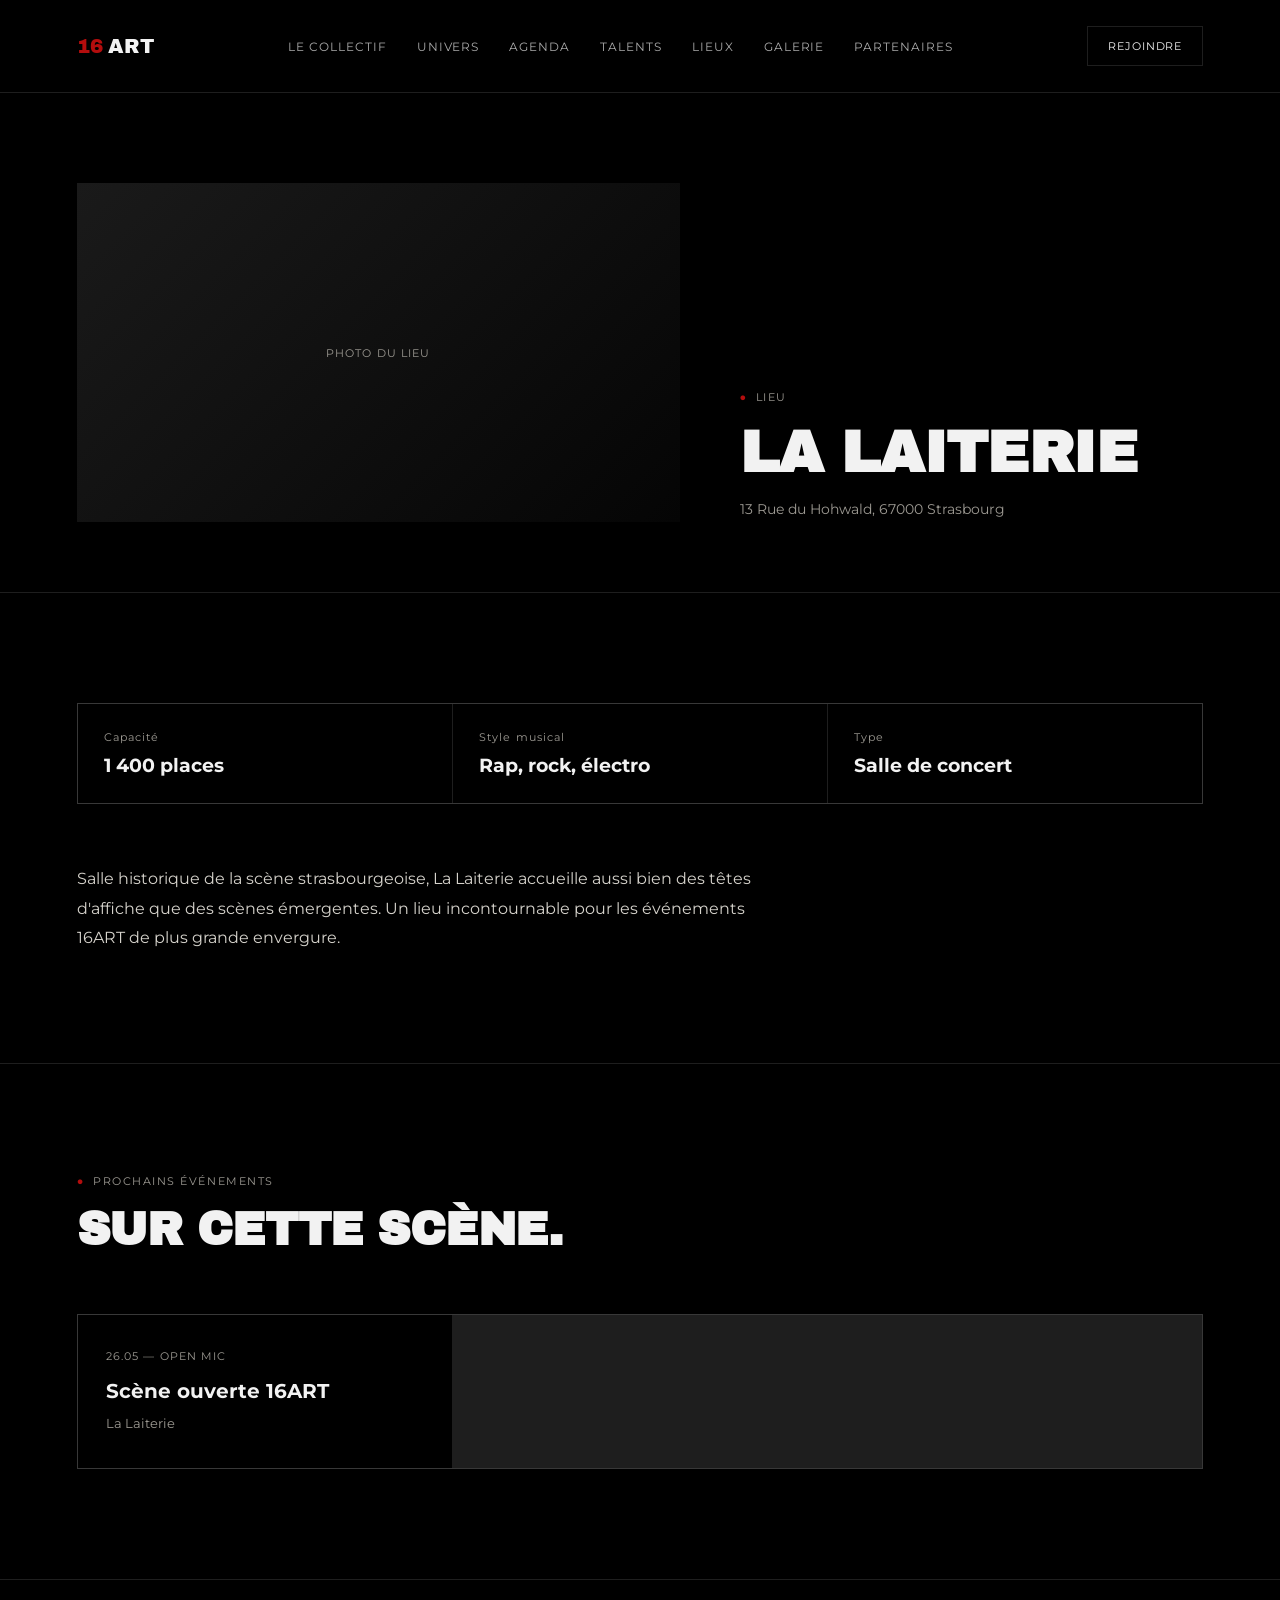
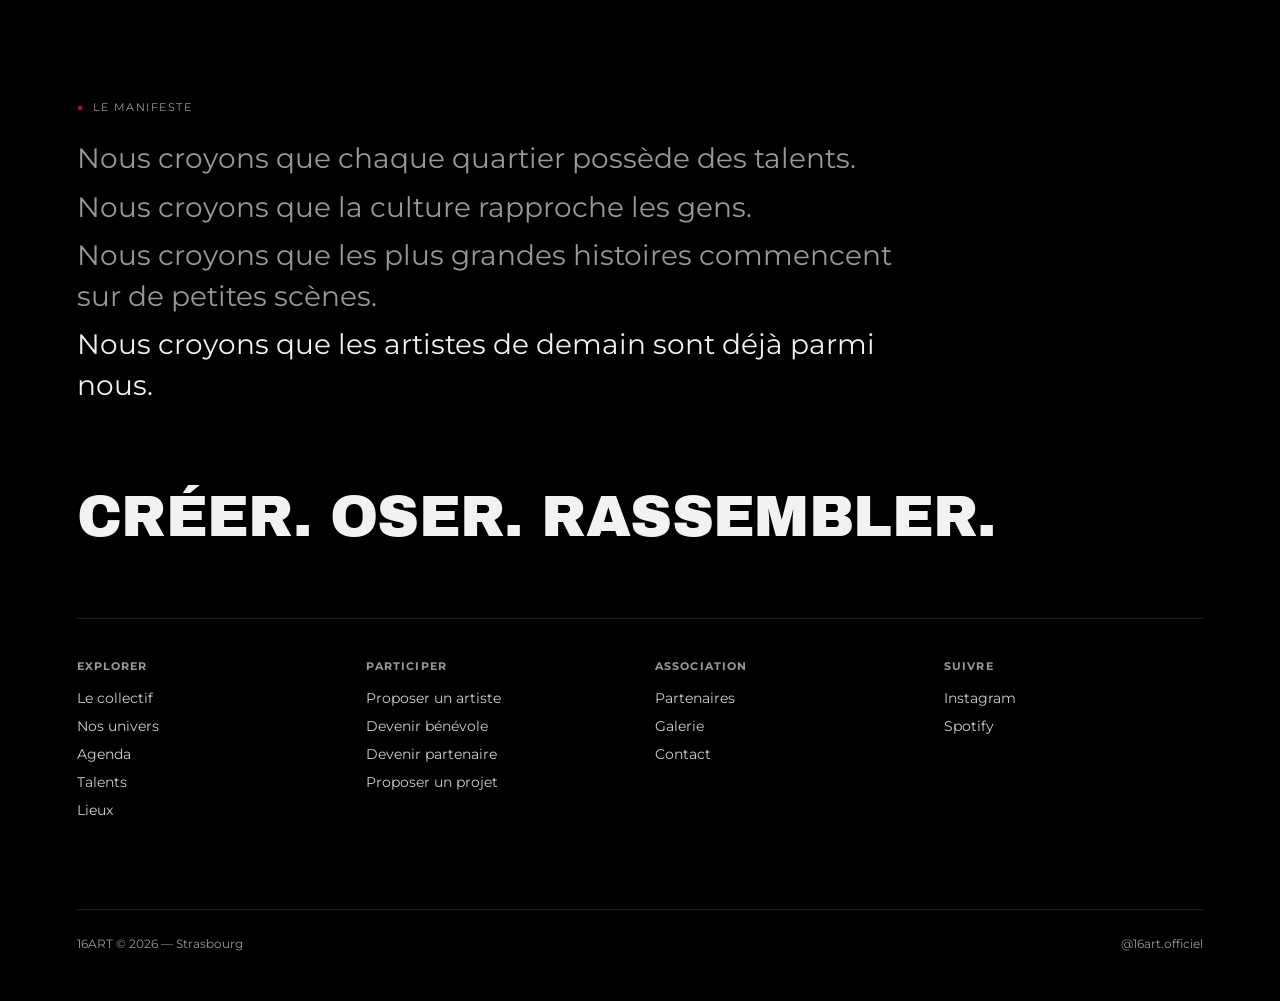
<file: lieu-exemple.html>
<!DOCTYPE html>
<html lang="fr">
<head>
<meta charset="UTF-8">
<meta name="viewport" content="width=device-width, initial-scale=1.0">
<title>La Laiterie — Lieux 16ART</title>
<meta name="description" content="Fiche lieu.">
<link rel="preconnect" href="https://fonts.googleapis.com">
<link href="https://fonts.googleapis.com/css2?family=Archivo+Black&family=Montserrat:wght@400;500;600;700&display=swap" rel="stylesheet">
<link rel="stylesheet" href="assets/style.css">
</head>
<body>
<nav>
  <a href="index.html" class="logo display"><span class="num">16</span>ART</a>
  <div class="navlinks">
    <a href="collectif.html">Le collectif</a>
    <a href="univers.html">Univers</a>
    <a href="agenda.html">Agenda</a>
    <a href="talents.html">Talents</a>
    <a href="lieux.html">Lieux</a>
    <a href="galerie.html">Galerie</a>
    <a href="partenaires.html">Partenaires</a>
  </div>
  <a href="rejoindre.html" class="nav-cta">Rejoindre</a>
</nav>

<section class="page-hero" style="display:grid; grid-template-columns:1.3fr 1fr; gap:60px; align-items:end;">
  <div class="card-media" style="aspect-ratio:16/9;">Photo du lieu</div>
  <div>
    <div class="eyebrow"><span class="dot">●</span> Lieu</div>
    <h1 class="display" style="font-size:clamp(38px,6vw,58px); margin-top:20px;">La Laiterie</h1>
    <p style="color:var(--paper-dim); margin-top:16px; font-size:14px; line-height:1.7;">13 Rue du Hohwald, 67000 Strasbourg</p>
  </div>
</section>

<section>
  <div style="display:grid; grid-template-columns:1fr 1fr 1fr; gap:1px; background:var(--line); border:1px solid var(--line); margin-bottom:60px;">
    <div style="padding:26px; background:var(--black);"><div class="card-eyebrow">Capacité</div><h3 style="margin-top:10px;">1 400 places</h3></div>
    <div style="padding:26px; background:var(--black);"><div class="card-eyebrow">Style musical</div><h3 style="margin-top:10px;">Rap, rock, électro</h3></div>
    <div style="padding:26px; background:var(--black);"><div class="card-eyebrow">Type</div><h3 style="margin-top:10px;">Salle de concert</h3></div>
  </div>
  <div style="max-width:680px; font-size:16px; line-height:1.85; color:#D6D3CC;">
    <p>Salle historique de la scène strasbourgeoise, La Laiterie accueille aussi bien des têtes d'affiche que des scènes émergentes. Un lieu incontournable pour les événements 16ART de plus grande envergure.</p>
  </div>
</section>

<section>
  <div class="section-head"><div class="eyebrow"><span class="dot">●</span> Prochains événements</div><h2 class="display">Sur cette scène.</h2></div>
  <div class="grid-3">
    <a href="agenda.html" class="card"><div class="card-eyebrow">26.05 — OPEN MIC</div><h3>Scène ouverte 16ART</h3><p>La Laiterie</p></a>
  </div>
</section>

<footer>
  <div class="eyebrow"><span class="dot">●</span> Le manifeste</div>
  <div class="manifeste" style="margin-top:24px; max-width:820px;">
    <p>Nous croyons que chaque quartier possède des talents.</p>
    <p>Nous croyons que la culture rapproche les gens.</p>
    <p>Nous croyons que les plus grandes histoires commencent sur de petites scènes.</p>
    <p class="accent-line">Nous croyons que les artistes de demain sont déjà parmi nous.</p>
  </div>
  <div class="foot-cta display">Créer. Oser. Rassembler.</div>
  <div class="foot-cols">
    <div class="foot-col">
      <h4>Explorer</h4>
      <a href="collectif.html">Le collectif</a>
      <a href="univers.html">Nos univers</a>
      <a href="agenda.html">Agenda</a>
      <a href="talents.html">Talents</a>
      <a href="lieux.html">Lieux</a>
    </div>
    <div class="foot-col">
      <h4>Participer</h4>
      <a href="rejoindre.html">Proposer un artiste</a>
      <a href="rejoindre.html">Devenir bénévole</a>
      <a href="rejoindre.html">Devenir partenaire</a>
      <a href="rejoindre.html">Proposer un projet</a>
    </div>
    <div class="foot-col">
      <h4>Association</h4>
      <a href="partenaires.html">Partenaires</a>
      <a href="galerie.html">Galerie</a>
      <a href="rejoindre.html">Contact</a>
    </div>
    <div class="foot-col">
      <h4>Suivre</h4>
      <a href="https://instagram.com" target="_blank" rel="noopener">Instagram</a>
      <a href="https://open.spotify.com" target="_blank" rel="noopener">Spotify</a>
    </div>
  </div>
  <div class="foot-baseline">
    <span>16ART © 2026 — Strasbourg</span>
    <span>@16art.officiel</span>
  </div>
</footer>

</body>
</html>
</file>
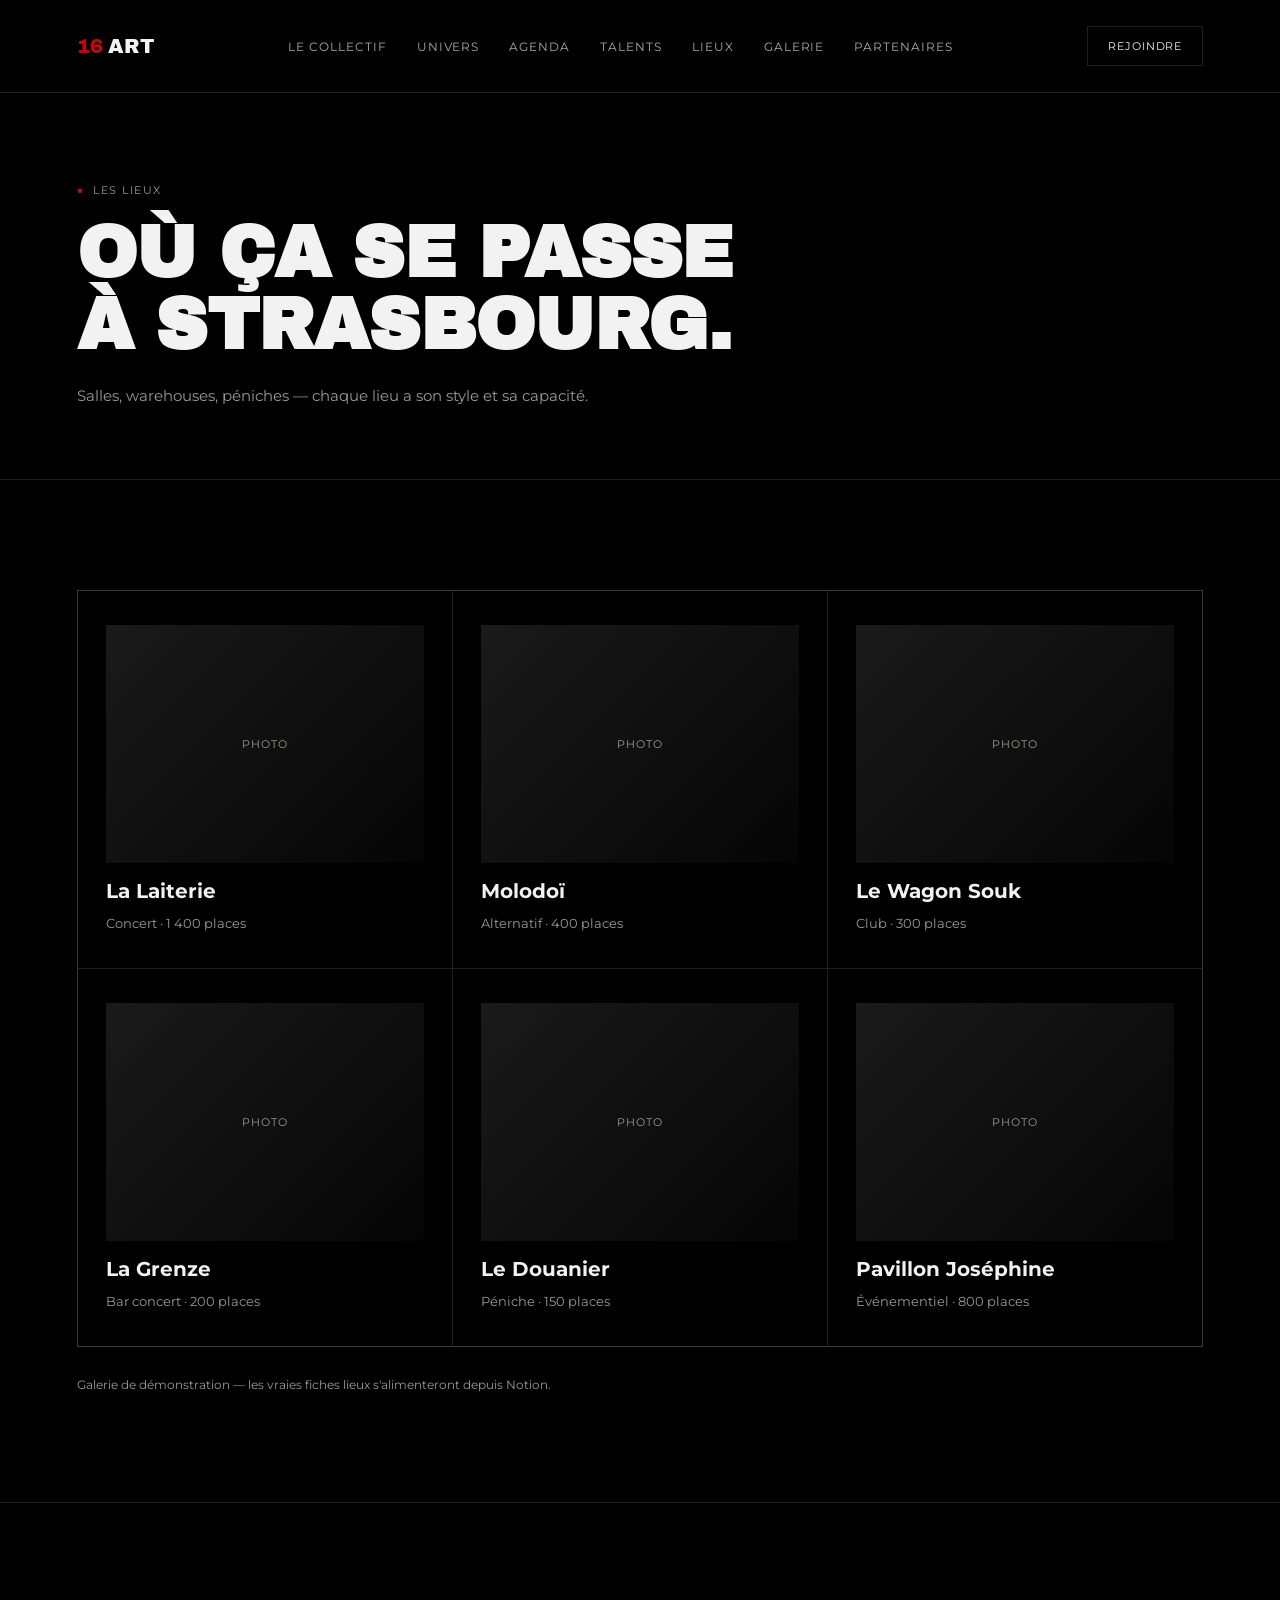
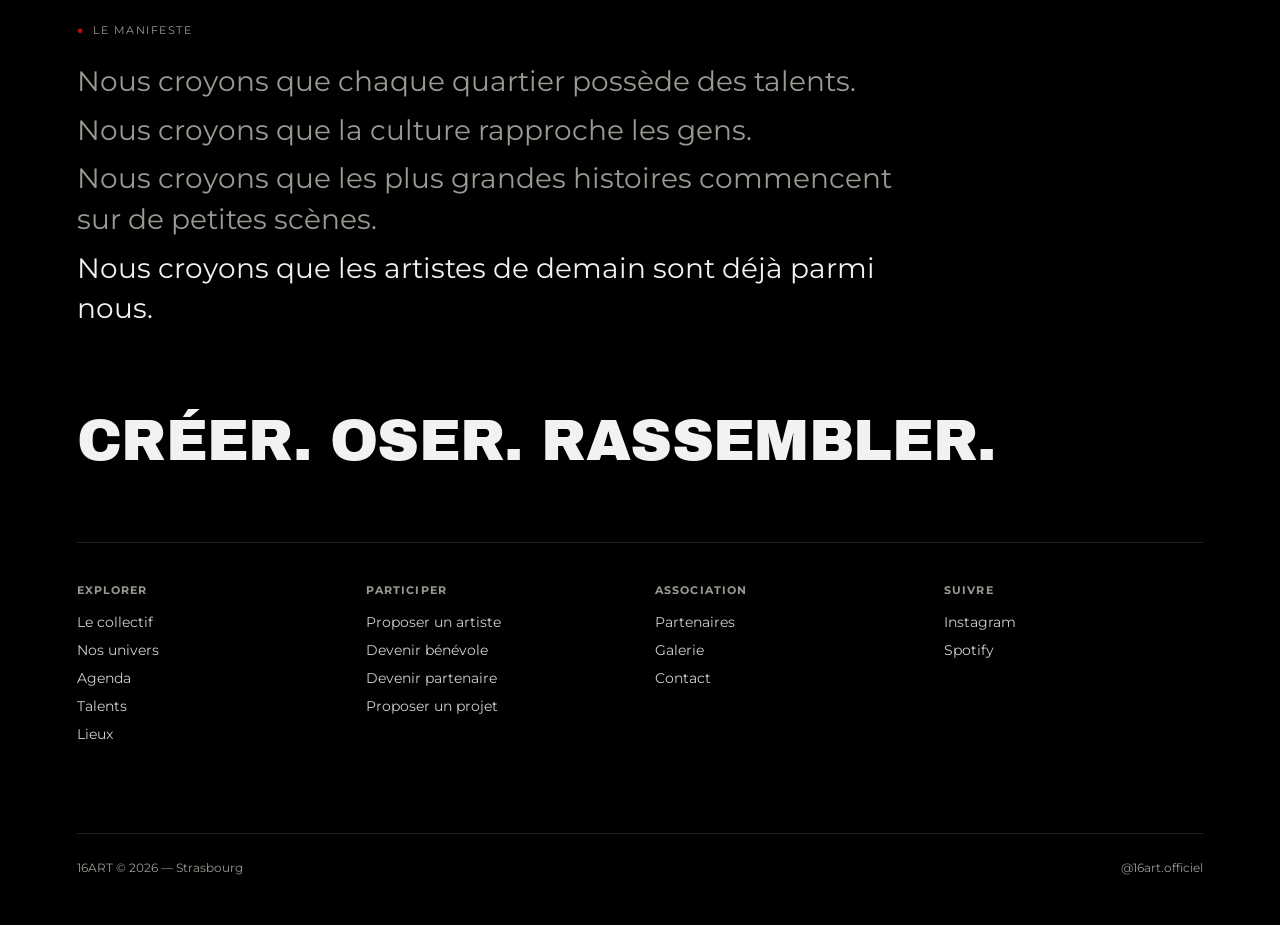
<file: lieux.html>
<!DOCTYPE html>
<html lang="fr">
<head>
<meta charset="UTF-8">
<meta name="viewport" content="width=device-width, initial-scale=1.0">
<title>Lieux — 16ART</title>
<meta name="description" content="Les salles et lieux emblématiques de la scène strasbourgeoise.">
<link rel="preconnect" href="https://fonts.googleapis.com">
<link href="https://fonts.googleapis.com/css2?family=Archivo+Black&family=Montserrat:wght@400;500;600;700&display=swap" rel="stylesheet">
<link rel="stylesheet" href="assets/style.css">
</head>
<body>
<nav>
  <a href="index.html" class="logo display"><span class="num">16</span>ART</a>
  <div class="navlinks">
    <a href="collectif.html">Le collectif</a>
    <a href="univers.html">Univers</a>
    <a href="agenda.html">Agenda</a>
    <a href="talents.html">Talents</a>
    <a href="lieux.html">Lieux</a>
    <a href="galerie.html">Galerie</a>
    <a href="partenaires.html">Partenaires</a>
  </div>
  <a href="rejoindre.html" class="nav-cta">Rejoindre</a>
</nav>

<section class="page-hero">
  <div class="eyebrow"><span class="dot">●</span> Les lieux</div>
  <h1 class="display">Où ça se passe<br>à Strasbourg.</h1>
  <p>Salles, warehouses, péniches — chaque lieu a son style et sa capacité.</p>
</section>

<section>
  <div class="grid-3">
    <a href="lieu-exemple.html" class="card"><div class="card-media">Photo</div><h3 style="margin-top:16px;">La Laiterie</h3><p>Concert · 1 400 places</p></a>
    <a href="lieu-exemple.html" class="card"><div class="card-media">Photo</div><h3 style="margin-top:16px;">Molodoï</h3><p>Alternatif · 400 places</p></a>
    <a href="lieu-exemple.html" class="card"><div class="card-media">Photo</div><h3 style="margin-top:16px;">Le Wagon Souk</h3><p>Club · 300 places</p></a>
    <a href="lieu-exemple.html" class="card"><div class="card-media">Photo</div><h3 style="margin-top:16px;">La Grenze</h3><p>Bar concert · 200 places</p></a>
    <a href="lieu-exemple.html" class="card"><div class="card-media">Photo</div><h3 style="margin-top:16px;">Le Douanier</h3><p>Péniche · 150 places</p></a>
    <a href="lieu-exemple.html" class="card"><div class="card-media">Photo</div><h3 style="margin-top:16px;">Pavillon Joséphine</h3><p>Événementiel · 800 places</p></a>
  </div>
  <p style="color:var(--paper-dim); font-size:12px; margin-top:30px;">Galerie de démonstration — les vraies fiches lieux s'alimenteront depuis Notion.</p>
</section>

<footer>
  <div class="eyebrow"><span class="dot">●</span> Le manifeste</div>
  <div class="manifeste" style="margin-top:24px; max-width:820px;">
    <p>Nous croyons que chaque quartier possède des talents.</p>
    <p>Nous croyons que la culture rapproche les gens.</p>
    <p>Nous croyons que les plus grandes histoires commencent sur de petites scènes.</p>
    <p class="accent-line">Nous croyons que les artistes de demain sont déjà parmi nous.</p>
  </div>
  <div class="foot-cta display">Créer. Oser. Rassembler.</div>
  <div class="foot-cols">
    <div class="foot-col">
      <h4>Explorer</h4>
      <a href="collectif.html">Le collectif</a>
      <a href="univers.html">Nos univers</a>
      <a href="agenda.html">Agenda</a>
      <a href="talents.html">Talents</a>
      <a href="lieux.html">Lieux</a>
    </div>
    <div class="foot-col">
      <h4>Participer</h4>
      <a href="rejoindre.html">Proposer un artiste</a>
      <a href="rejoindre.html">Devenir bénévole</a>
      <a href="rejoindre.html">Devenir partenaire</a>
      <a href="rejoindre.html">Proposer un projet</a>
    </div>
    <div class="foot-col">
      <h4>Association</h4>
      <a href="partenaires.html">Partenaires</a>
      <a href="galerie.html">Galerie</a>
      <a href="rejoindre.html">Contact</a>
    </div>
    <div class="foot-col">
      <h4>Suivre</h4>
      <a href="https://instagram.com" target="_blank" rel="noopener">Instagram</a>
      <a href="https://open.spotify.com" target="_blank" rel="noopener">Spotify</a>
    </div>
  </div>
  <div class="foot-baseline">
    <span>16ART © 2026 — Strasbourg</span>
    <span>@16art.officiel</span>
  </div>
</footer>

</body>
</html>
</file>
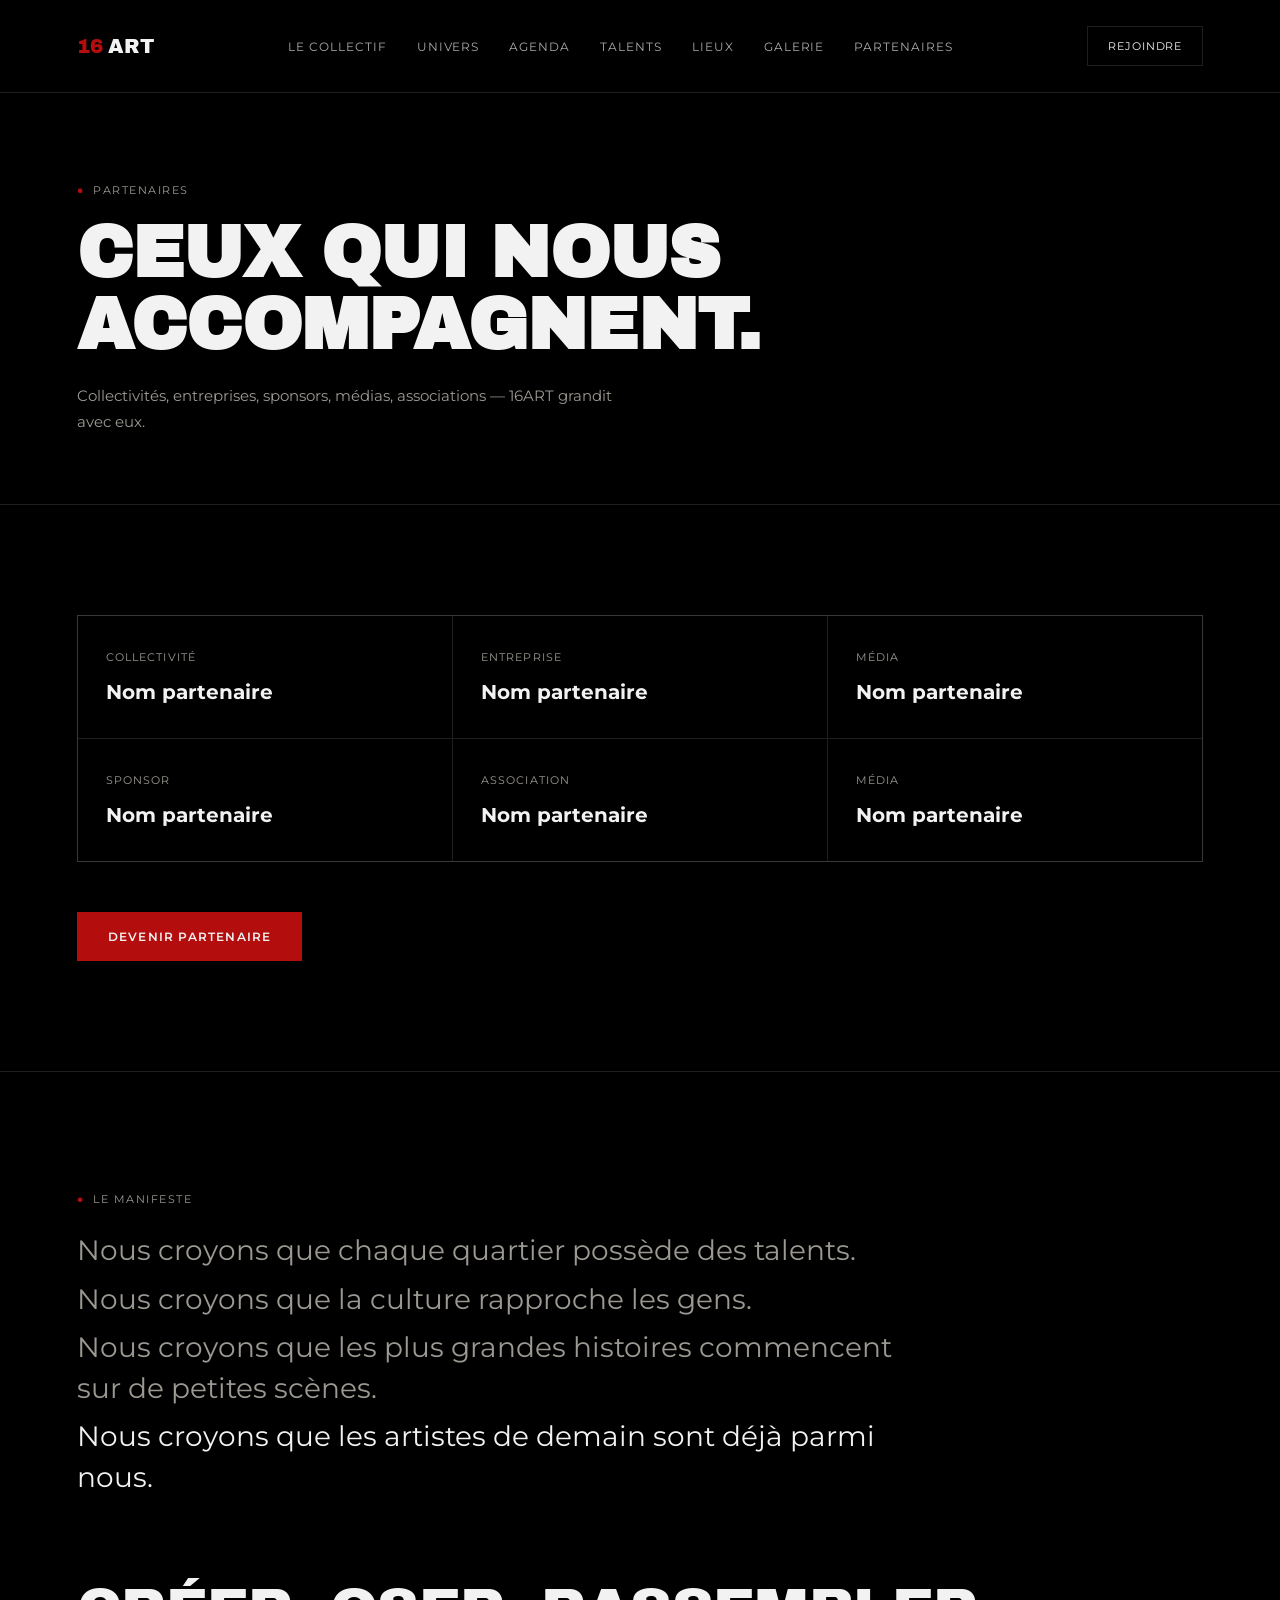
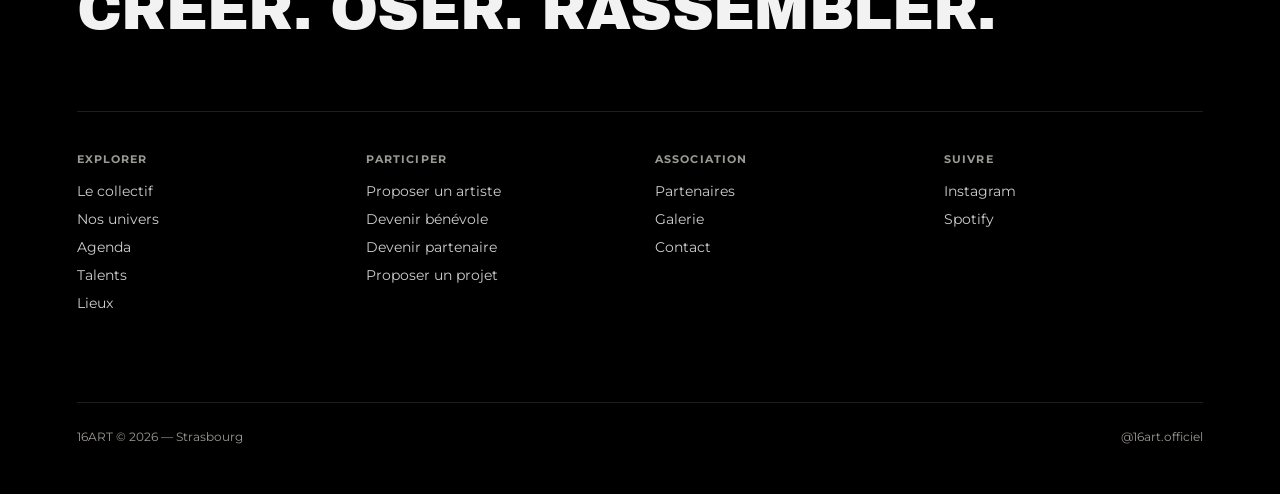
<file: partenaires.html>
<!DOCTYPE html>
<html lang="fr">
<head>
<meta charset="UTF-8">
<meta name="viewport" content="width=device-width, initial-scale=1.0">
<title>Partenaires — 16ART</title>
<meta name="description" content="Les structures qui accompagnent 16ART.">
<link rel="preconnect" href="https://fonts.googleapis.com">
<link href="https://fonts.googleapis.com/css2?family=Archivo+Black&family=Montserrat:wght@400;500;600;700&display=swap" rel="stylesheet">
<link rel="stylesheet" href="assets/style.css">
</head>
<body>
<nav>
  <a href="index.html" class="logo display"><span class="num">16</span>ART</a>
  <div class="navlinks">
    <a href="collectif.html">Le collectif</a>
    <a href="univers.html">Univers</a>
    <a href="agenda.html">Agenda</a>
    <a href="talents.html">Talents</a>
    <a href="lieux.html">Lieux</a>
    <a href="galerie.html">Galerie</a>
    <a href="partenaires.html">Partenaires</a>
  </div>
  <a href="rejoindre.html" class="nav-cta">Rejoindre</a>
</nav>

<section class="page-hero">
  <div class="eyebrow"><span class="dot">●</span> Partenaires</div>
  <h1 class="display">Ceux qui nous<br>accompagnent.</h1>
  <p>Collectivités, entreprises, sponsors, médias, associations — 16ART grandit avec eux.</p>
</section>

<section>
  <div class="grid-3">
    <div class="card" style="cursor:default;"><div class="card-eyebrow">COLLECTIVITÉ</div><h3>Nom partenaire</h3></div>
    <div class="card" style="cursor:default;"><div class="card-eyebrow">ENTREPRISE</div><h3>Nom partenaire</h3></div>
    <div class="card" style="cursor:default;"><div class="card-eyebrow">MÉDIA</div><h3>Nom partenaire</h3></div>
    <div class="card" style="cursor:default;"><div class="card-eyebrow">SPONSOR</div><h3>Nom partenaire</h3></div>
    <div class="card" style="cursor:default;"><div class="card-eyebrow">ASSOCIATION</div><h3>Nom partenaire</h3></div>
    <div class="card" style="cursor:default;"><div class="card-eyebrow">MÉDIA</div><h3>Nom partenaire</h3></div>
  </div>
  <div style="margin-top:50px;"><a href="rejoindre.html" class="btn btn-fill">Devenir partenaire</a></div>
</section>

<footer>
  <div class="eyebrow"><span class="dot">●</span> Le manifeste</div>
  <div class="manifeste" style="margin-top:24px; max-width:820px;">
    <p>Nous croyons que chaque quartier possède des talents.</p>
    <p>Nous croyons que la culture rapproche les gens.</p>
    <p>Nous croyons que les plus grandes histoires commencent sur de petites scènes.</p>
    <p class="accent-line">Nous croyons que les artistes de demain sont déjà parmi nous.</p>
  </div>
  <div class="foot-cta display">Créer. Oser. Rassembler.</div>
  <div class="foot-cols">
    <div class="foot-col">
      <h4>Explorer</h4>
      <a href="collectif.html">Le collectif</a>
      <a href="univers.html">Nos univers</a>
      <a href="agenda.html">Agenda</a>
      <a href="talents.html">Talents</a>
      <a href="lieux.html">Lieux</a>
    </div>
    <div class="foot-col">
      <h4>Participer</h4>
      <a href="rejoindre.html">Proposer un artiste</a>
      <a href="rejoindre.html">Devenir bénévole</a>
      <a href="rejoindre.html">Devenir partenaire</a>
      <a href="rejoindre.html">Proposer un projet</a>
    </div>
    <div class="foot-col">
      <h4>Association</h4>
      <a href="partenaires.html">Partenaires</a>
      <a href="galerie.html">Galerie</a>
      <a href="rejoindre.html">Contact</a>
    </div>
    <div class="foot-col">
      <h4>Suivre</h4>
      <a href="https://instagram.com" target="_blank" rel="noopener">Instagram</a>
      <a href="https://open.spotify.com" target="_blank" rel="noopener">Spotify</a>
    </div>
  </div>
  <div class="foot-baseline">
    <span>16ART © 2026 — Strasbourg</span>
    <span>@16art.officiel</span>
  </div>
</footer>

</body>
</html>
</file>
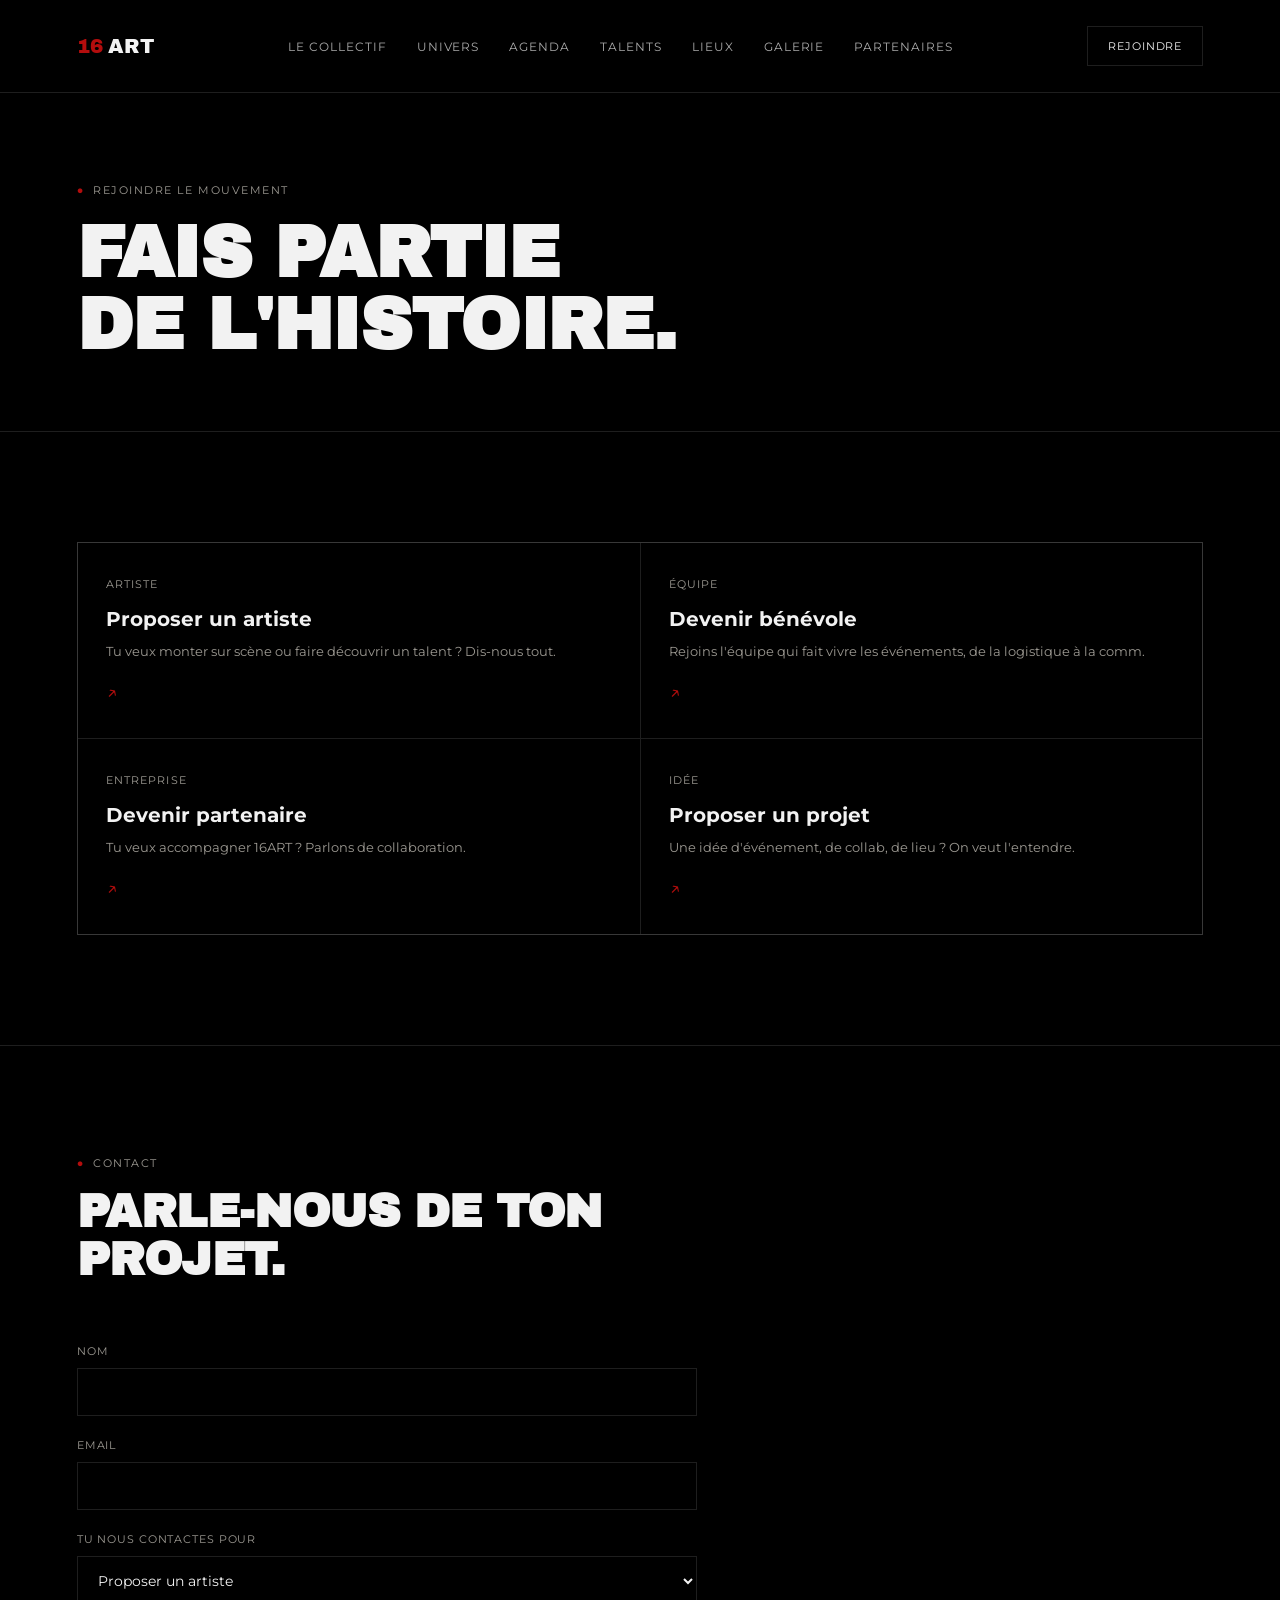
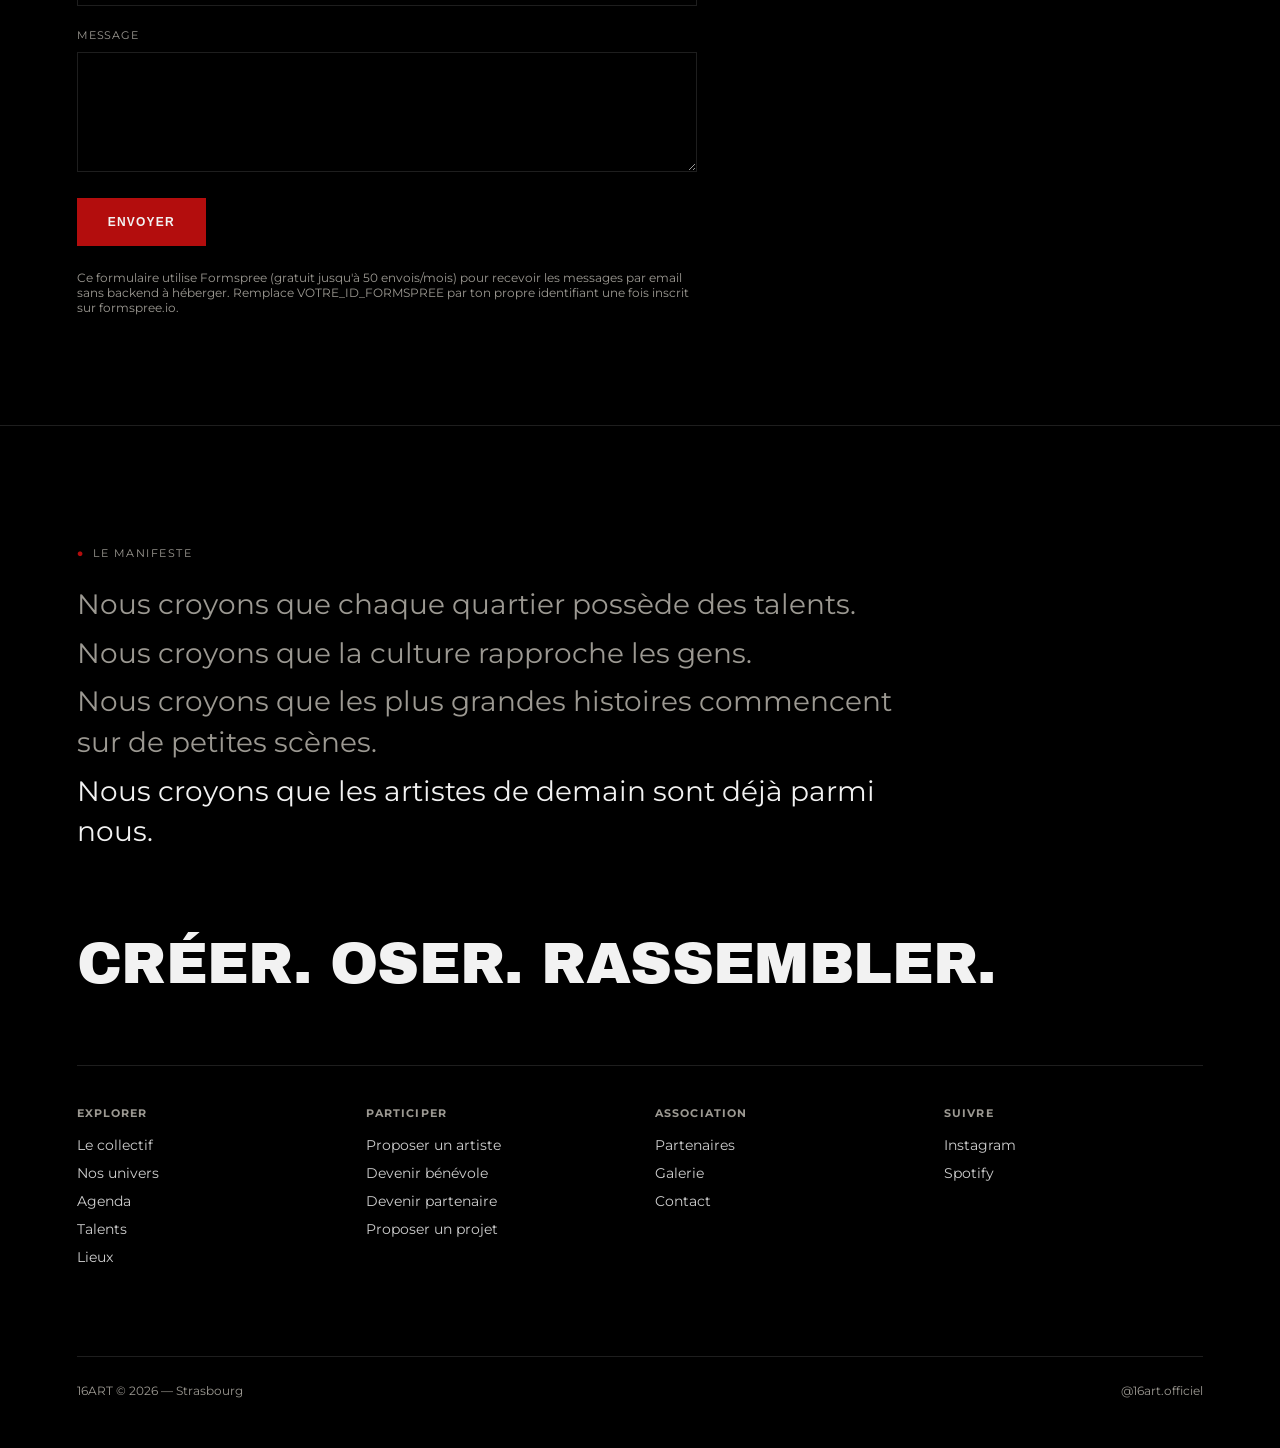
<file: rejoindre.html>
<!DOCTYPE html>
<html lang="fr">
<head>
<meta charset="UTF-8">
<meta name="viewport" content="width=device-width, initial-scale=1.0">
<title>Rejoindre le mouvement — 16ART</title>
<meta name="description" content="Proposer un artiste, devenir bénévole, devenir partenaire, proposer un projet.">
<link rel="preconnect" href="https://fonts.googleapis.com">
<link href="https://fonts.googleapis.com/css2?family=Archivo+Black&family=Montserrat:wght@400;500;600;700&display=swap" rel="stylesheet">
<link rel="stylesheet" href="assets/style.css">
</head>
<body>
<nav>
  <a href="index.html" class="logo display"><span class="num">16</span>ART</a>
  <div class="navlinks">
    <a href="collectif.html">Le collectif</a>
    <a href="univers.html">Univers</a>
    <a href="agenda.html">Agenda</a>
    <a href="talents.html">Talents</a>
    <a href="lieux.html">Lieux</a>
    <a href="galerie.html">Galerie</a>
    <a href="partenaires.html">Partenaires</a>
  </div>
  <a href="rejoindre.html" class="nav-cta">Rejoindre</a>
</nav>

<section class="page-hero">
  <div class="eyebrow"><span class="dot">●</span> Rejoindre le mouvement</div>
  <h1 class="display">Fais partie<br>de l'histoire.</h1>
</section>

<section>
  <div class="grid-2">
    <a href="#form" class="card"><div class="card-eyebrow">ARTISTE</div><h3>Proposer un artiste</h3><p>Tu veux monter sur scène ou faire découvrir un talent ? Dis-nous tout.</p><div class="mark">↗</div></a>
    <a href="#form" class="card"><div class="card-eyebrow">ÉQUIPE</div><h3>Devenir bénévole</h3><p>Rejoins l'équipe qui fait vivre les événements, de la logistique à la comm.</p><div class="mark">↗</div></a>
    <a href="#form" class="card"><div class="card-eyebrow">ENTREPRISE</div><h3>Devenir partenaire</h3><p>Tu veux accompagner 16ART ? Parlons de collaboration.</p><div class="mark">↗</div></a>
    <a href="#form" class="card"><div class="card-eyebrow">IDÉE</div><h3>Proposer un projet</h3><p>Une idée d'événement, de collab, de lieu ? On veut l'entendre.</p><div class="mark">↗</div></a>
  </div>
</section>

<section id="form">
  <div class="section-head"><div class="eyebrow"><span class="dot">●</span> Contact</div><h2 class="display">Parle-nous de ton projet.</h2></div>
  <form action="https://formspree.io/f/VOTRE_ID_FORMSPREE" method="POST" style="max-width:620px;">
    <div class="field"><label for="nom">Nom</label><input id="nom" name="nom" type="text" required></div>
    <div class="field"><label for="email">Email</label><input id="email" name="email" type="email" required></div>
    <div class="field">
      <label for="motif">Tu nous contactes pour</label>
      <select id="motif" name="motif">
        <option>Proposer un artiste</option>
        <option>Devenir bénévole</option>
        <option>Devenir partenaire</option>
        <option>Proposer un projet</option>
        <option>Autre</option>
      </select>
    </div>
    <div class="field"><label for="message">Message</label><textarea id="message" name="message" required></textarea></div>
    <button type="submit" class="btn btn-fill">Envoyer</button>
  </form>
  <p style="color:var(--paper-dim); font-size:12px; margin-top:24px; max-width:620px;">Ce formulaire utilise Formspree (gratuit jusqu'à 50 envois/mois) pour recevoir les messages par email sans backend à héberger. Remplace VOTRE_ID_FORMSPREE par ton propre identifiant une fois inscrit sur formspree.io.</p>
</section>

<footer>
  <div class="eyebrow"><span class="dot">●</span> Le manifeste</div>
  <div class="manifeste" style="margin-top:24px; max-width:820px;">
    <p>Nous croyons que chaque quartier possède des talents.</p>
    <p>Nous croyons que la culture rapproche les gens.</p>
    <p>Nous croyons que les plus grandes histoires commencent sur de petites scènes.</p>
    <p class="accent-line">Nous croyons que les artistes de demain sont déjà parmi nous.</p>
  </div>
  <div class="foot-cta display">Créer. Oser. Rassembler.</div>
  <div class="foot-cols">
    <div class="foot-col">
      <h4>Explorer</h4>
      <a href="collectif.html">Le collectif</a>
      <a href="univers.html">Nos univers</a>
      <a href="agenda.html">Agenda</a>
      <a href="talents.html">Talents</a>
      <a href="lieux.html">Lieux</a>
    </div>
    <div class="foot-col">
      <h4>Participer</h4>
      <a href="rejoindre.html">Proposer un artiste</a>
      <a href="rejoindre.html">Devenir bénévole</a>
      <a href="rejoindre.html">Devenir partenaire</a>
      <a href="rejoindre.html">Proposer un projet</a>
    </div>
    <div class="foot-col">
      <h4>Association</h4>
      <a href="partenaires.html">Partenaires</a>
      <a href="galerie.html">Galerie</a>
      <a href="rejoindre.html">Contact</a>
    </div>
    <div class="foot-col">
      <h4>Suivre</h4>
      <a href="https://instagram.com" target="_blank" rel="noopener">Instagram</a>
      <a href="https://open.spotify.com" target="_blank" rel="noopener">Spotify</a>
    </div>
  </div>
  <div class="foot-baseline">
    <span>16ART © 2026 — Strasbourg</span>
    <span>@16art.officiel</span>
  </div>
</footer>

</body>
</html>
</file>
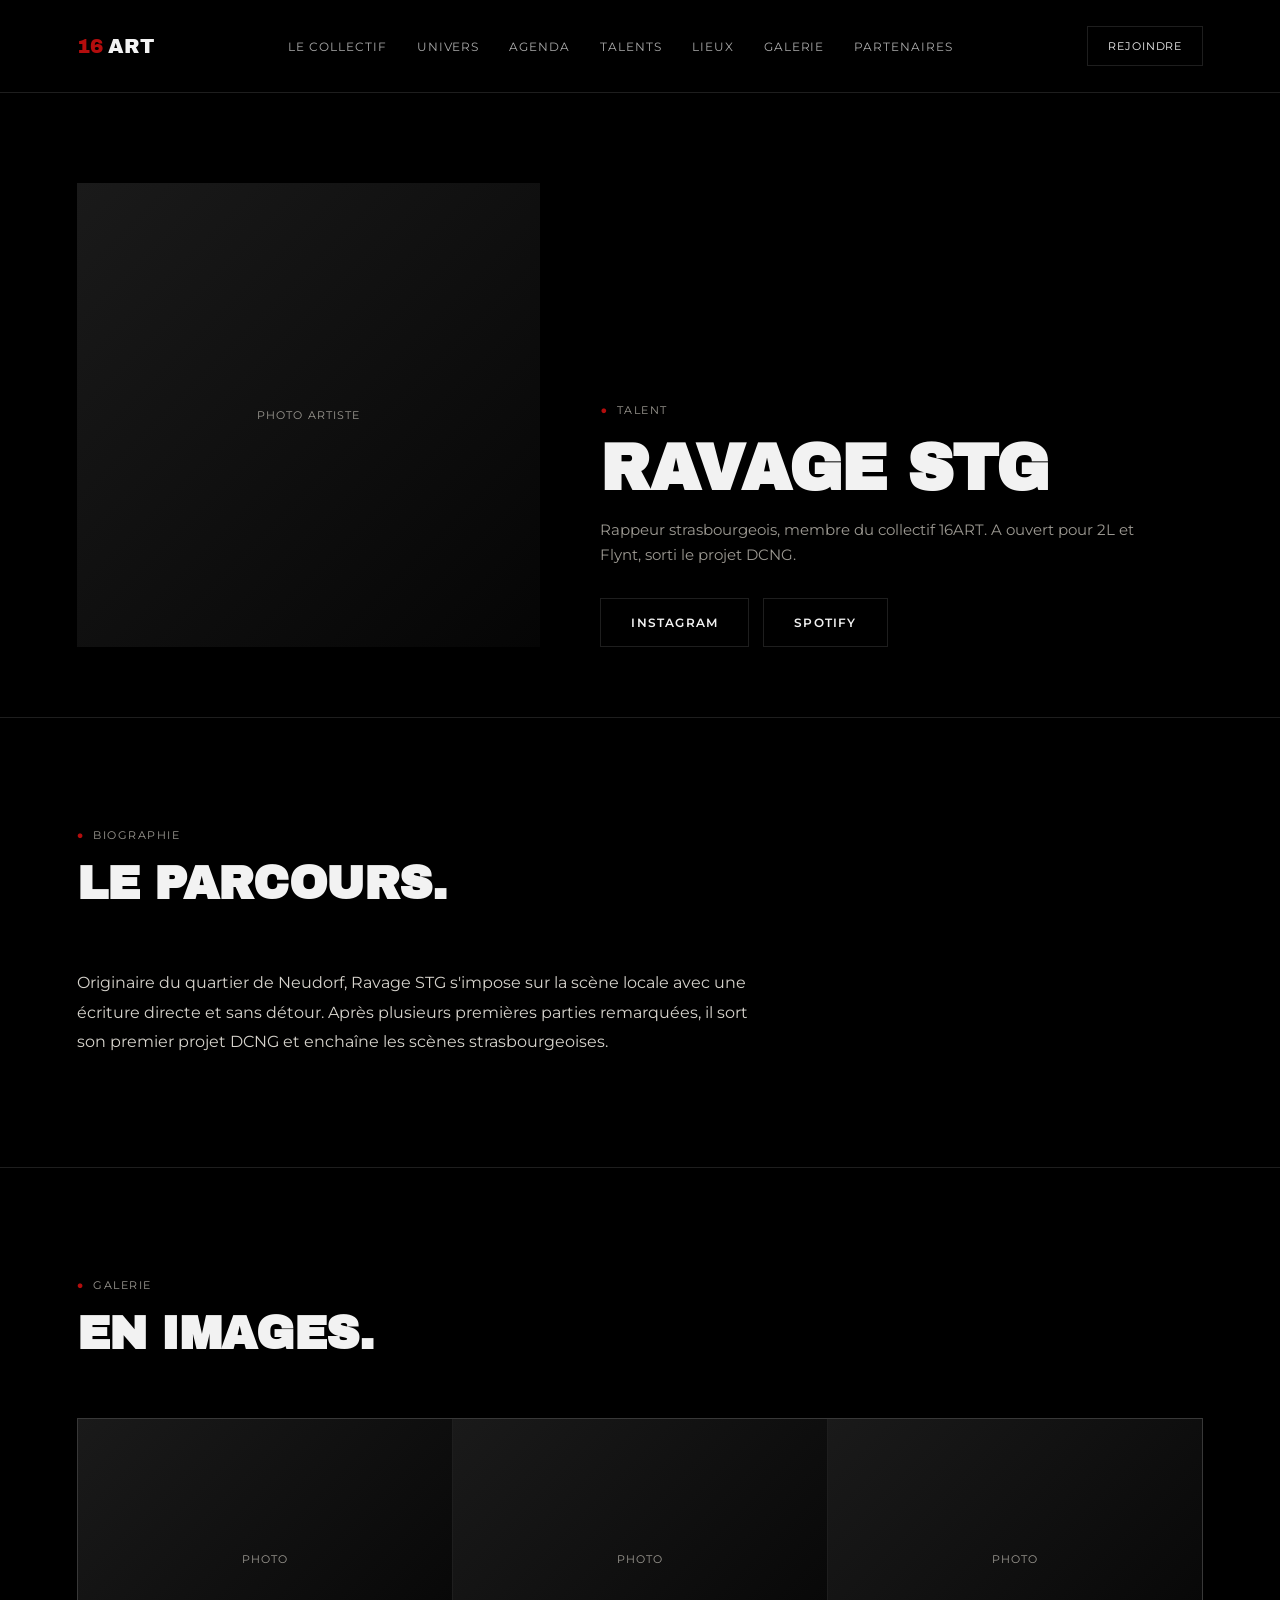
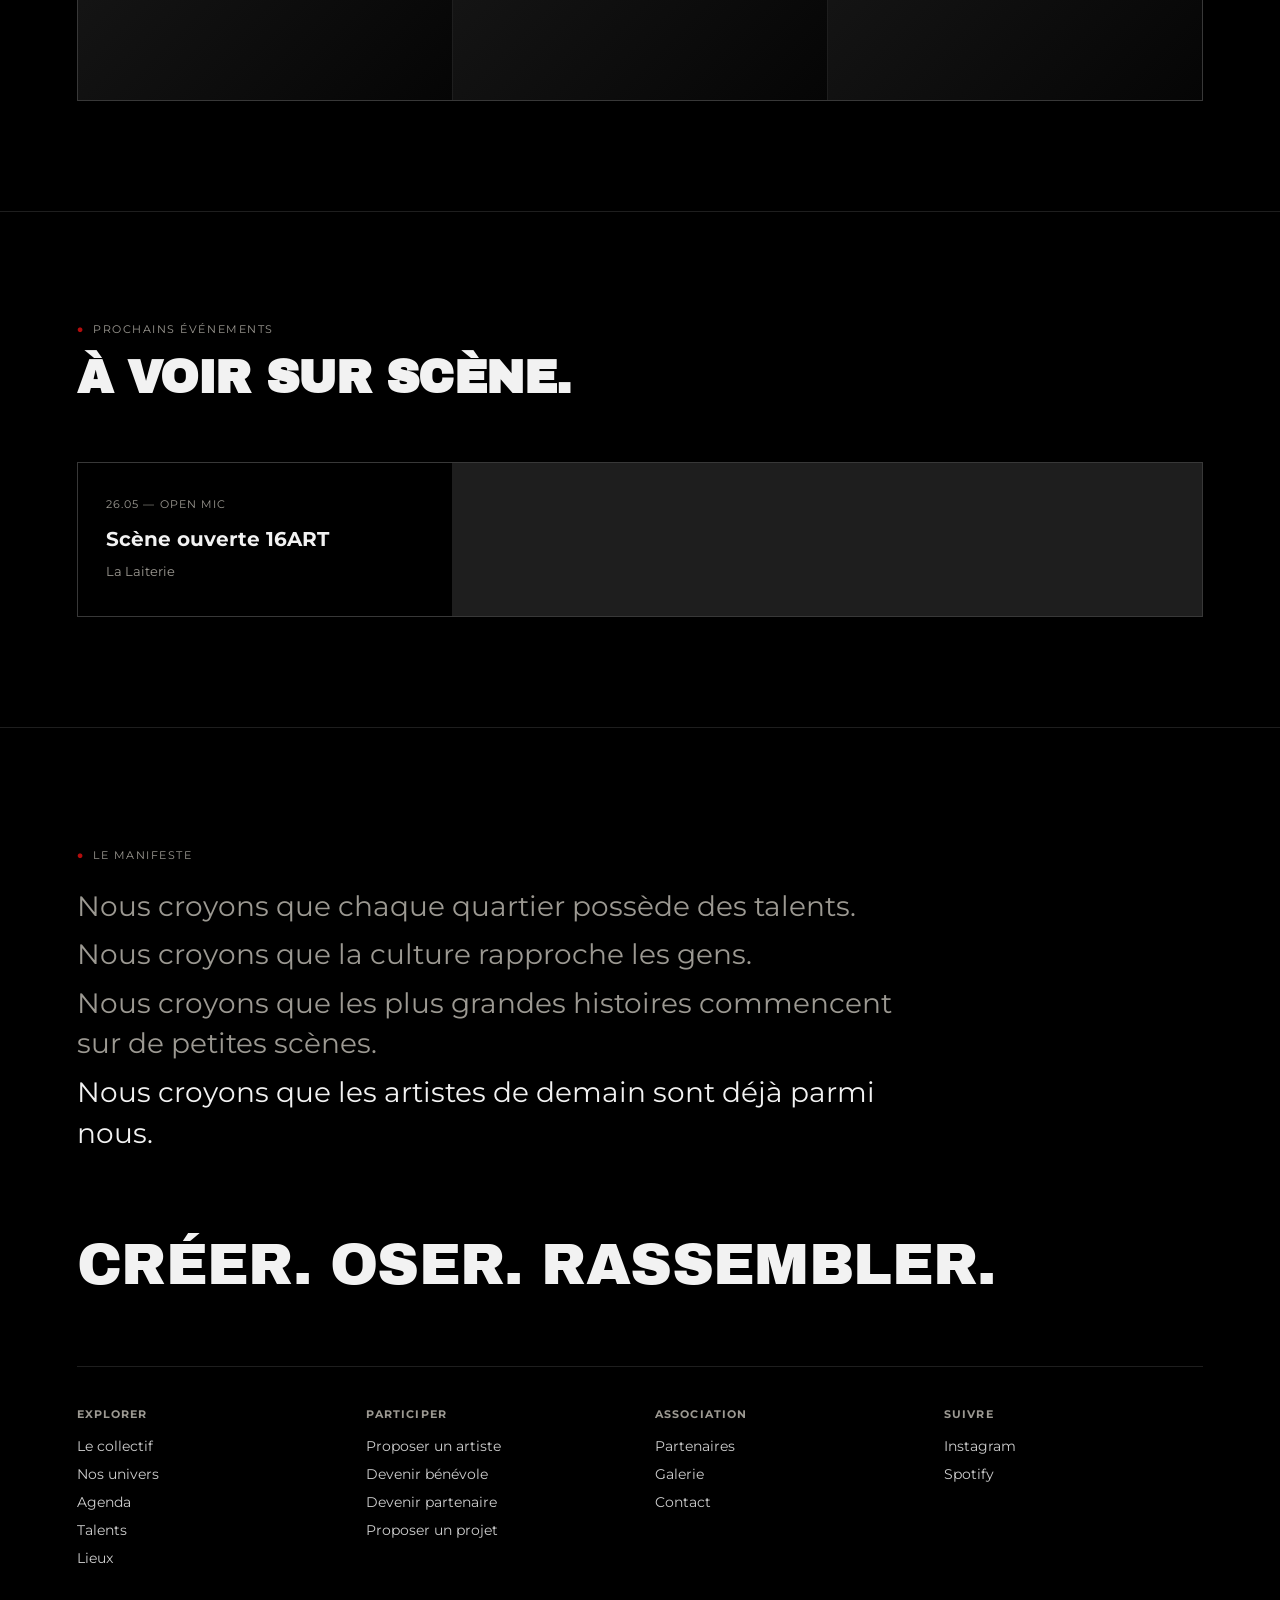
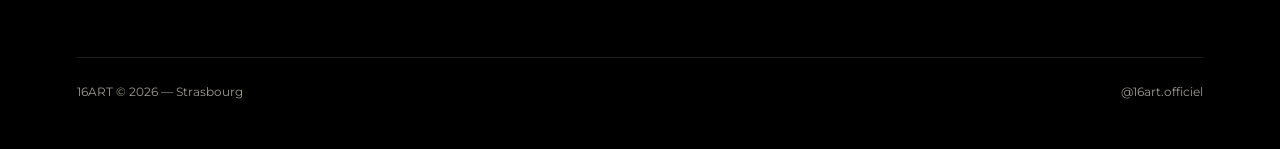
<file: talent-exemple.html>
<!DOCTYPE html>
<html lang="fr">
<head>
<meta charset="UTF-8">
<meta name="viewport" content="width=device-width, initial-scale=1.0">
<title>Ravage STG — Talents 16ART</title>
<meta name="description" content="Fiche artiste.">
<link rel="preconnect" href="https://fonts.googleapis.com">
<link href="https://fonts.googleapis.com/css2?family=Archivo+Black&family=Montserrat:wght@400;500;600;700&display=swap" rel="stylesheet">
<link rel="stylesheet" href="assets/style.css">
</head>
<body>
<nav>
  <a href="index.html" class="logo display"><span class="num">16</span>ART</a>
  <div class="navlinks">
    <a href="collectif.html">Le collectif</a>
    <a href="univers.html">Univers</a>
    <a href="agenda.html">Agenda</a>
    <a href="talents.html">Talents</a>
    <a href="lieux.html">Lieux</a>
    <a href="galerie.html">Galerie</a>
    <a href="partenaires.html">Partenaires</a>
  </div>
  <a href="rejoindre.html" class="nav-cta">Rejoindre</a>
</nav>

<section class="page-hero" style="display:grid; grid-template-columns:1fr 1.3fr; gap:60px; align-items:end;">
  <div class="card-media" style="aspect-ratio:1/1;">Photo artiste</div>
  <div>
    <div class="eyebrow"><span class="dot">●</span> Talent</div>
    <h1 class="display" style="font-size:clamp(38px,6vw,64px); margin-top:20px;">Ravage STG</h1>
    <p style="color:var(--paper-dim); margin-top:16px; font-size:15px; line-height:1.7;">Rappeur strasbourgeois, membre du collectif 16ART. A ouvert pour 2L et Flynt, sorti le projet DCNG.</p>
    <div style="display:flex; gap:14px; margin-top:30px;">
      <a href="#" class="btn btn-line">Instagram</a>
      <a href="#" class="btn btn-line">Spotify</a>
    </div>
  </div>
</section>

<section>
  <div class="section-head"><div class="eyebrow"><span class="dot">●</span> Biographie</div><h2 class="display">Le parcours.</h2></div>
  <div style="max-width:680px; font-size:16px; line-height:1.85; color:#D6D3CC;">
    <p>Originaire du quartier de Neudorf, Ravage STG s'impose sur la scène locale avec une écriture directe et sans détour. Après plusieurs premières parties remarquées, il sort son premier projet DCNG et enchaîne les scènes strasbourgeoises.</p>
  </div>
</section>

<section>
  <div class="section-head"><div class="eyebrow"><span class="dot">●</span> Galerie</div><h2 class="display">En images.</h2></div>
  <div class="grid-3">
    <div class="card-media">Photo</div>
    <div class="card-media">Photo</div>
    <div class="card-media">Photo</div>
  </div>
</section>

<section>
  <div class="section-head"><div class="eyebrow"><span class="dot">●</span> Prochains événements</div><h2 class="display">À voir sur scène.</h2></div>
  <div class="grid-3">
    <a href="agenda.html" class="card"><div class="card-eyebrow">26.05 — OPEN MIC</div><h3>Scène ouverte 16ART</h3><p>La Laiterie</p></a>
  </div>
</section>

<footer>
  <div class="eyebrow"><span class="dot">●</span> Le manifeste</div>
  <div class="manifeste" style="margin-top:24px; max-width:820px;">
    <p>Nous croyons que chaque quartier possède des talents.</p>
    <p>Nous croyons que la culture rapproche les gens.</p>
    <p>Nous croyons que les plus grandes histoires commencent sur de petites scènes.</p>
    <p class="accent-line">Nous croyons que les artistes de demain sont déjà parmi nous.</p>
  </div>
  <div class="foot-cta display">Créer. Oser. Rassembler.</div>
  <div class="foot-cols">
    <div class="foot-col">
      <h4>Explorer</h4>
      <a href="collectif.html">Le collectif</a>
      <a href="univers.html">Nos univers</a>
      <a href="agenda.html">Agenda</a>
      <a href="talents.html">Talents</a>
      <a href="lieux.html">Lieux</a>
    </div>
    <div class="foot-col">
      <h4>Participer</h4>
      <a href="rejoindre.html">Proposer un artiste</a>
      <a href="rejoindre.html">Devenir bénévole</a>
      <a href="rejoindre.html">Devenir partenaire</a>
      <a href="rejoindre.html">Proposer un projet</a>
    </div>
    <div class="foot-col">
      <h4>Association</h4>
      <a href="partenaires.html">Partenaires</a>
      <a href="galerie.html">Galerie</a>
      <a href="rejoindre.html">Contact</a>
    </div>
    <div class="foot-col">
      <h4>Suivre</h4>
      <a href="https://instagram.com" target="_blank" rel="noopener">Instagram</a>
      <a href="https://open.spotify.com" target="_blank" rel="noopener">Spotify</a>
    </div>
  </div>
  <div class="foot-baseline">
    <span>16ART © 2026 — Strasbourg</span>
    <span>@16art.officiel</span>
  </div>
</footer>

</body>
</html>
</file>
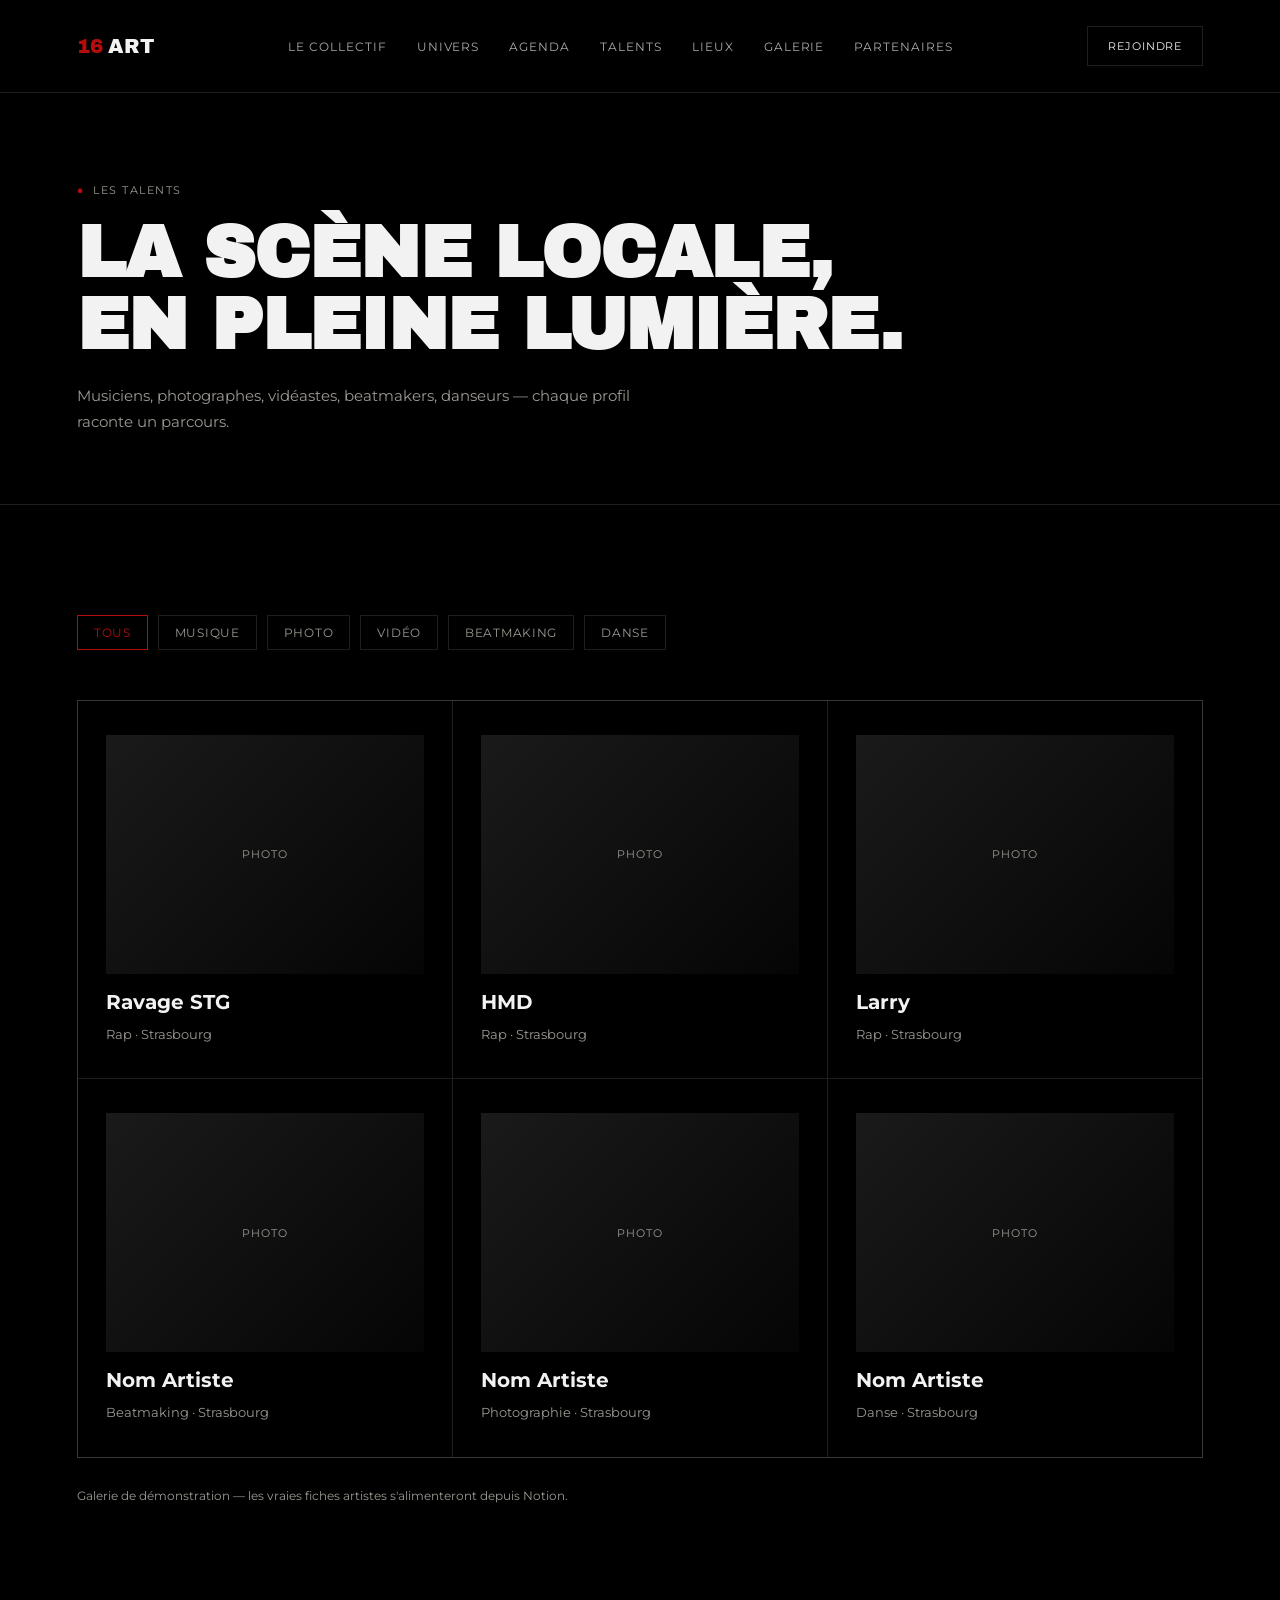
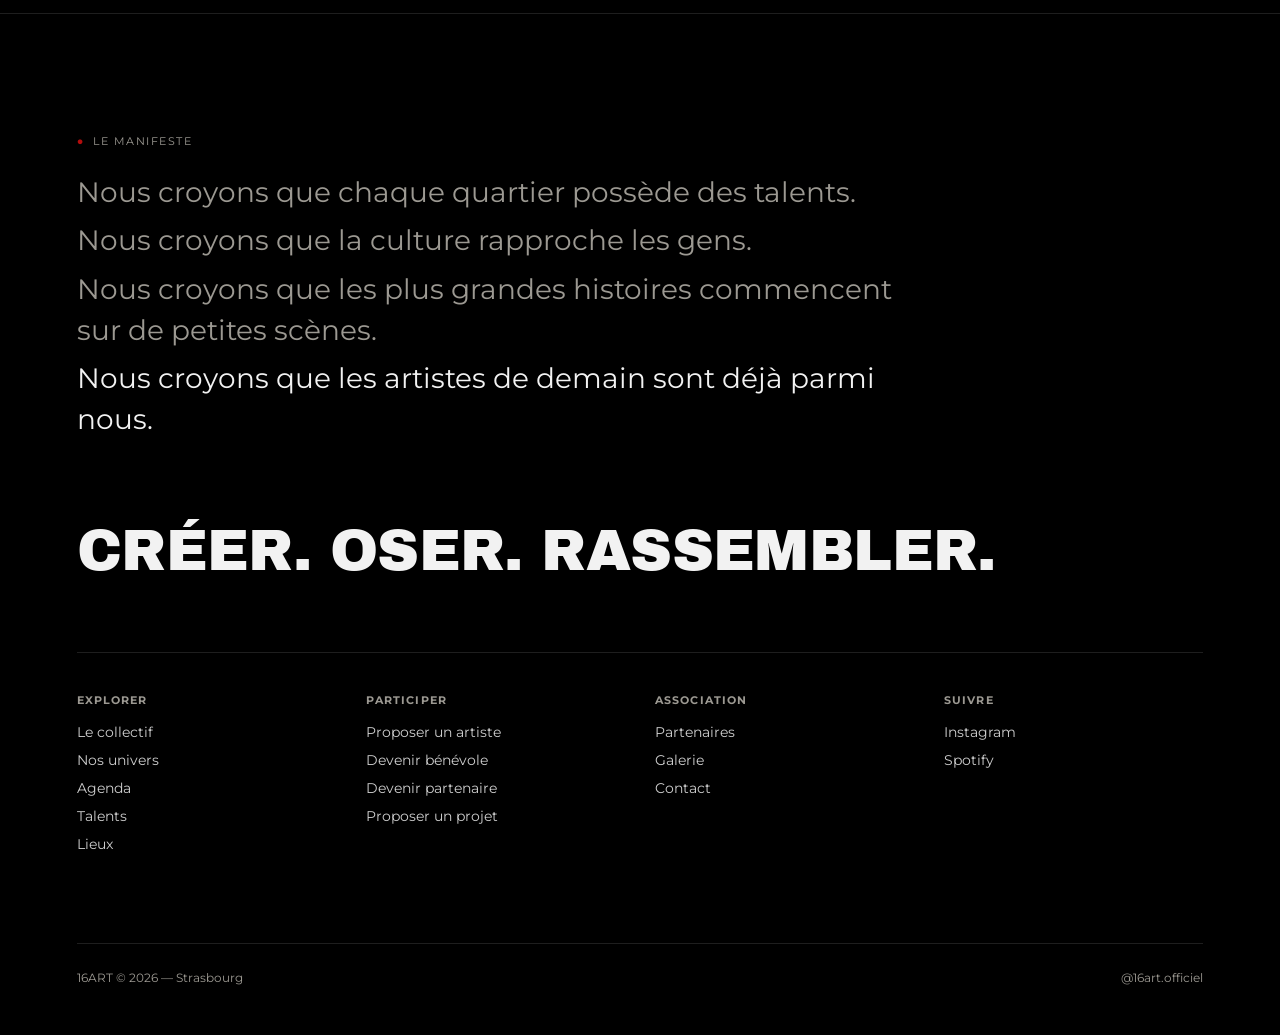
<file: talents.html>
<!DOCTYPE html>
<html lang="fr">
<head>
<meta charset="UTF-8">
<meta name="viewport" content="width=device-width, initial-scale=1.0">
<title>Talents — 16ART</title>
<meta name="description" content="La scène locale strasbourgeoise mise en lumière.">
<link rel="preconnect" href="https://fonts.googleapis.com">
<link href="https://fonts.googleapis.com/css2?family=Archivo+Black&family=Montserrat:wght@400;500;600;700&display=swap" rel="stylesheet">
<link rel="stylesheet" href="assets/style.css">
</head>
<body>
<nav>
  <a href="index.html" class="logo display"><span class="num">16</span>ART</a>
  <div class="navlinks">
    <a href="collectif.html">Le collectif</a>
    <a href="univers.html">Univers</a>
    <a href="agenda.html">Agenda</a>
    <a href="talents.html">Talents</a>
    <a href="lieux.html">Lieux</a>
    <a href="galerie.html">Galerie</a>
    <a href="partenaires.html">Partenaires</a>
  </div>
  <a href="rejoindre.html" class="nav-cta">Rejoindre</a>
</nav>

<section class="page-hero">
  <div class="eyebrow"><span class="dot">●</span> Les talents</div>
  <h1 class="display">La scène locale,<br>en pleine lumière.</h1>
  <p>Musiciens, photographes, vidéastes, beatmakers, danseurs — chaque profil raconte un parcours.</p>
</section>

<section>
  <div class="chips" style="margin-bottom:50px;">
    <div class="chip active">Tous</div>
    <div class="chip">Musique</div>
    <div class="chip">Photo</div>
    <div class="chip">Vidéo</div>
    <div class="chip">Beatmaking</div>
    <div class="chip">Danse</div>
  </div>
  <div class="grid-3">
    <a href="talent-exemple.html" class="card"><div class="card-media">Photo</div><h3 style="margin-top:16px;">Ravage STG</h3><p>Rap · Strasbourg</p></a>
    <a href="talent-exemple.html" class="card"><div class="card-media">Photo</div><h3 style="margin-top:16px;">HMD</h3><p>Rap · Strasbourg</p></a>
    <a href="talent-exemple.html" class="card"><div class="card-media">Photo</div><h3 style="margin-top:16px;">Larry</h3><p>Rap · Strasbourg</p></a>
    <a href="talent-exemple.html" class="card"><div class="card-media">Photo</div><h3 style="margin-top:16px;">Nom Artiste</h3><p>Beatmaking · Strasbourg</p></a>
    <a href="talent-exemple.html" class="card"><div class="card-media">Photo</div><h3 style="margin-top:16px;">Nom Artiste</h3><p>Photographie · Strasbourg</p></a>
    <a href="talent-exemple.html" class="card"><div class="card-media">Photo</div><h3 style="margin-top:16px;">Nom Artiste</h3><p>Danse · Strasbourg</p></a>
  </div>
  <p style="color:var(--paper-dim); font-size:12px; margin-top:30px;">Galerie de démonstration — les vraies fiches artistes s'alimenteront depuis Notion.</p>
</section>

<footer>
  <div class="eyebrow"><span class="dot">●</span> Le manifeste</div>
  <div class="manifeste" style="margin-top:24px; max-width:820px;">
    <p>Nous croyons que chaque quartier possède des talents.</p>
    <p>Nous croyons que la culture rapproche les gens.</p>
    <p>Nous croyons que les plus grandes histoires commencent sur de petites scènes.</p>
    <p class="accent-line">Nous croyons que les artistes de demain sont déjà parmi nous.</p>
  </div>
  <div class="foot-cta display">Créer. Oser. Rassembler.</div>
  <div class="foot-cols">
    <div class="foot-col">
      <h4>Explorer</h4>
      <a href="collectif.html">Le collectif</a>
      <a href="univers.html">Nos univers</a>
      <a href="agenda.html">Agenda</a>
      <a href="talents.html">Talents</a>
      <a href="lieux.html">Lieux</a>
    </div>
    <div class="foot-col">
      <h4>Participer</h4>
      <a href="rejoindre.html">Proposer un artiste</a>
      <a href="rejoindre.html">Devenir bénévole</a>
      <a href="rejoindre.html">Devenir partenaire</a>
      <a href="rejoindre.html">Proposer un projet</a>
    </div>
    <div class="foot-col">
      <h4>Association</h4>
      <a href="partenaires.html">Partenaires</a>
      <a href="galerie.html">Galerie</a>
      <a href="rejoindre.html">Contact</a>
    </div>
    <div class="foot-col">
      <h4>Suivre</h4>
      <a href="https://instagram.com" target="_blank" rel="noopener">Instagram</a>
      <a href="https://open.spotify.com" target="_blank" rel="noopener">Spotify</a>
    </div>
  </div>
  <div class="foot-baseline">
    <span>16ART © 2026 — Strasbourg</span>
    <span>@16art.officiel</span>
  </div>
</footer>

</body>
</html>
</file>
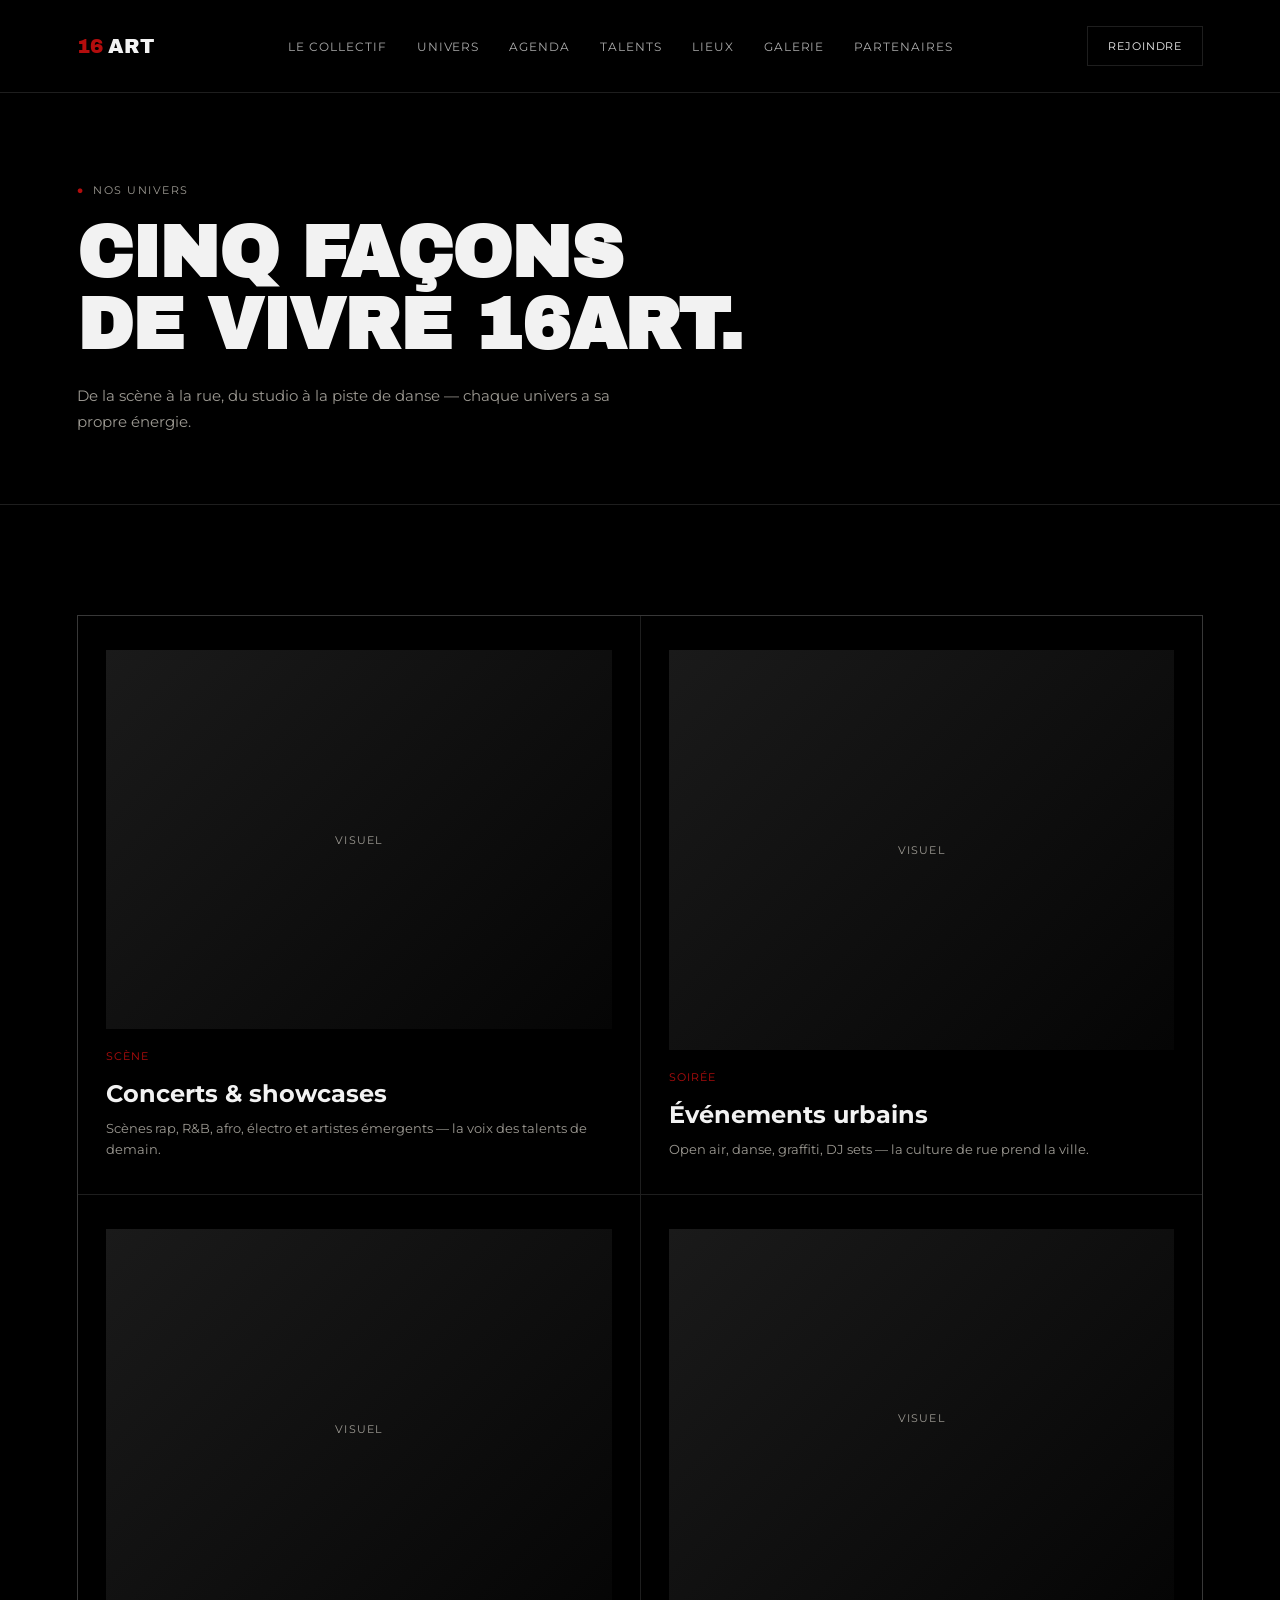
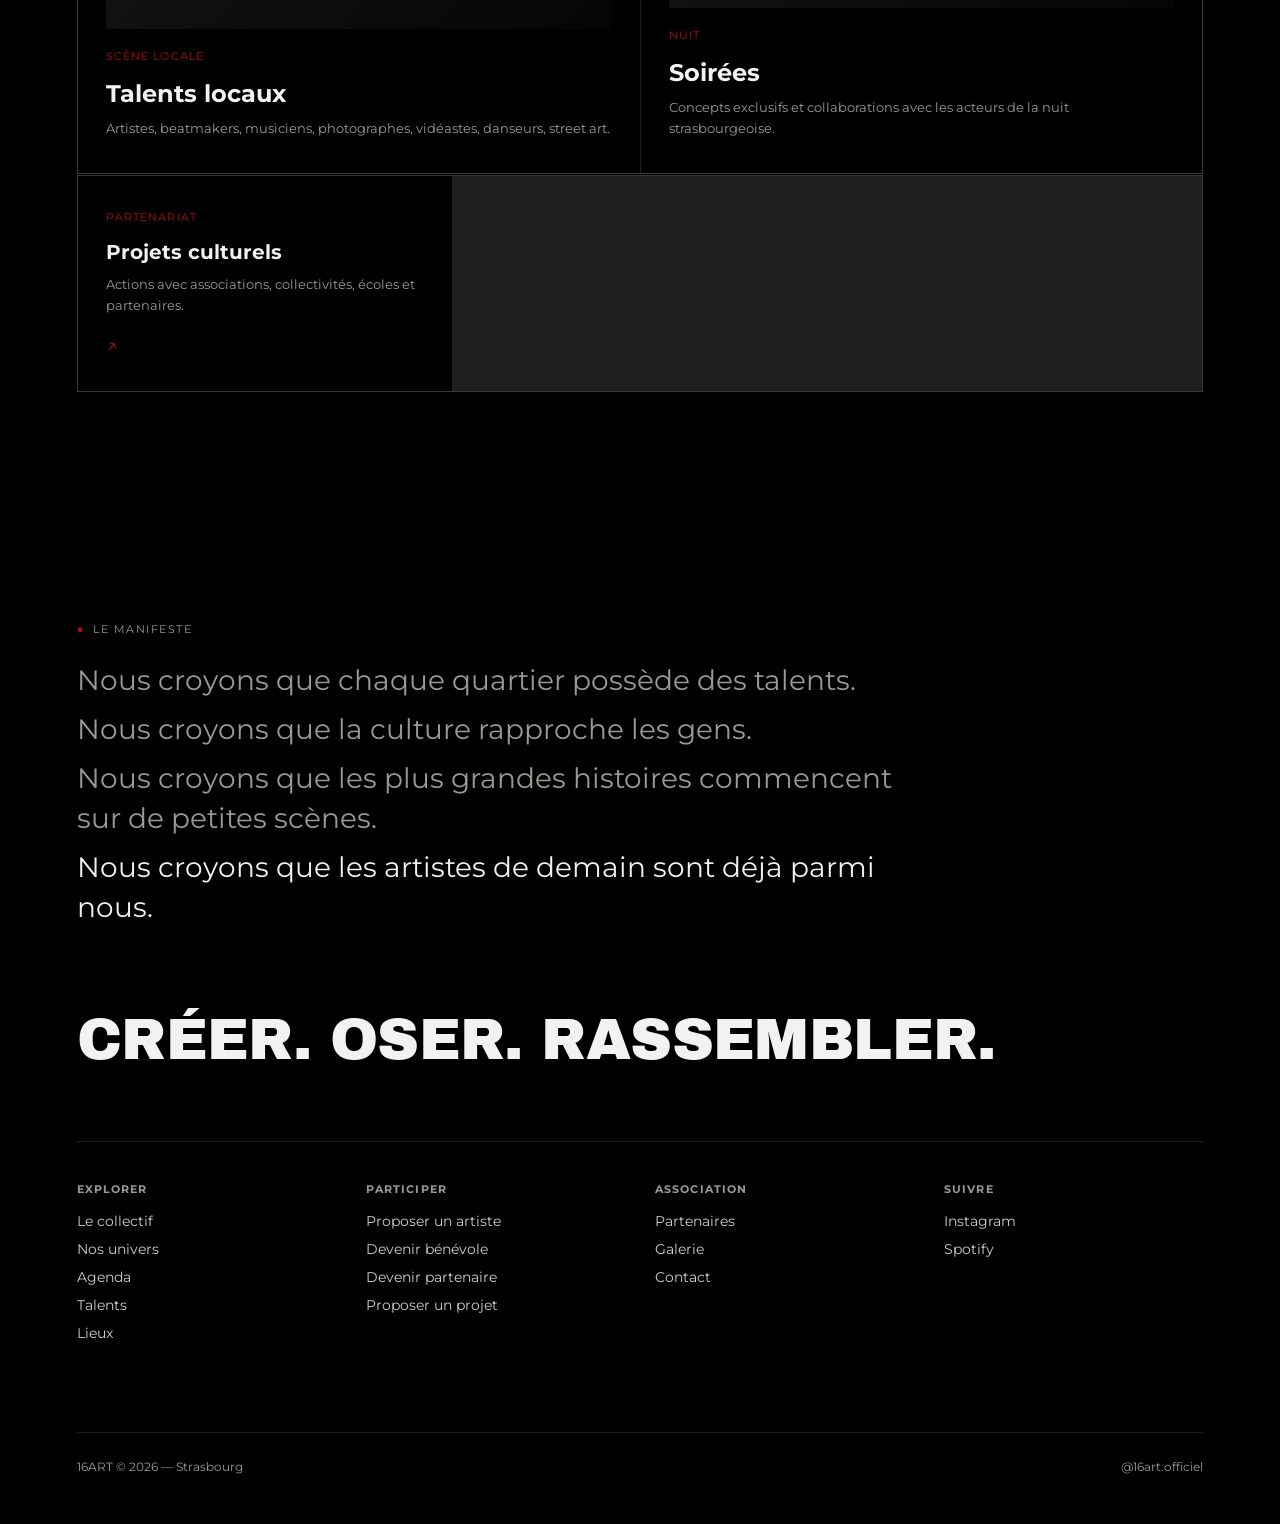
<file: univers.html>
<!DOCTYPE html>
<html lang="fr">
<head>
<meta charset="UTF-8">
<meta name="viewport" content="width=device-width, initial-scale=1.0">
<title>Nos univers — 16ART</title>
<meta name="description" content="Cinq façons de vivre 16ART : concerts, événements urbains, talents locaux, soirées, projets culturels.">
<link rel="preconnect" href="https://fonts.googleapis.com">
<link href="https://fonts.googleapis.com/css2?family=Archivo+Black&family=Montserrat:wght@400;500;600;700&display=swap" rel="stylesheet">
<link rel="stylesheet" href="assets/style.css">
</head>
<body>
<nav>
  <a href="index.html" class="logo display"><span class="num">16</span>ART</a>
  <div class="navlinks">
    <a href="collectif.html">Le collectif</a>
    <a href="univers.html">Univers</a>
    <a href="agenda.html">Agenda</a>
    <a href="talents.html">Talents</a>
    <a href="lieux.html">Lieux</a>
    <a href="galerie.html">Galerie</a>
    <a href="partenaires.html">Partenaires</a>
  </div>
  <a href="rejoindre.html" class="nav-cta">Rejoindre</a>
</nav>

<section class="page-hero">
  <div class="eyebrow"><span class="dot">●</span> Nos univers</div>
  <h1 class="display">Cinq façons<br>de vivre 16ART.</h1>
  <p>De la scène à la rue, du studio à la piste de danse — chaque univers a sa propre énergie.</p>
</section>

<section style="border-bottom:none;">
  <div class="grid-2">
    <a href="agenda.html" class="card" style="min-height:340px; display:flex; flex-direction:column; justify-content:space-between;">
      <div class="card-media" style="flex:1;">Visuel</div>
      <div style="margin-top:20px;"><div class="card-eyebrow eyebrow-red">SCÈNE</div><h3 style="font-size:24px;">Concerts &amp; showcases</h3><p>Scènes rap, R&amp;B, afro, électro et artistes émergents — la voix des talents de demain.</p></div>
    </a>
    <a href="agenda.html" class="card" style="min-height:340px; display:flex; flex-direction:column; justify-content:space-between;">
      <div class="card-media" style="flex:1;">Visuel</div>
      <div style="margin-top:20px;"><div class="card-eyebrow eyebrow-red">SOIRÉE</div><h3 style="font-size:24px;">Événements urbains</h3><p>Open air, danse, graffiti, DJ sets — la culture de rue prend la ville.</p></div>
    </a>
    <a href="talents.html" class="card" style="min-height:340px; display:flex; flex-direction:column; justify-content:space-between;">
      <div class="card-media" style="flex:1;">Visuel</div>
      <div style="margin-top:20px;"><div class="card-eyebrow eyebrow-red">SCÈNE LOCALE</div><h3 style="font-size:24px;">Talents locaux</h3><p>Artistes, beatmakers, musiciens, photographes, vidéastes, danseurs, street art.</p></div>
    </a>
    <a href="agenda.html" class="card" style="min-height:340px; display:flex; flex-direction:column; justify-content:space-between;">
      <div class="card-media" style="flex:1;">Visuel</div>
      <div style="margin-top:20px;"><div class="card-eyebrow eyebrow-red">NUIT</div><h3 style="font-size:24px;">Soirées</h3><p>Concepts exclusifs et collaborations avec les acteurs de la nuit strasbourgeoise.</p></div>
    </a>
  </div>
  <div class="grid-3" style="margin-top:1px;">
    <a href="partenaires.html" class="card"><div class="card-eyebrow eyebrow-red">PARTENARIAT</div><h3>Projets culturels</h3><p>Actions avec associations, collectivités, écoles et partenaires.</p><div class="mark">↗</div></a>
  </div>
</section>

<footer>
  <div class="eyebrow"><span class="dot">●</span> Le manifeste</div>
  <div class="manifeste" style="margin-top:24px; max-width:820px;">
    <p>Nous croyons que chaque quartier possède des talents.</p>
    <p>Nous croyons que la culture rapproche les gens.</p>
    <p>Nous croyons que les plus grandes histoires commencent sur de petites scènes.</p>
    <p class="accent-line">Nous croyons que les artistes de demain sont déjà parmi nous.</p>
  </div>
  <div class="foot-cta display">Créer. Oser. Rassembler.</div>
  <div class="foot-cols">
    <div class="foot-col">
      <h4>Explorer</h4>
      <a href="collectif.html">Le collectif</a>
      <a href="univers.html">Nos univers</a>
      <a href="agenda.html">Agenda</a>
      <a href="talents.html">Talents</a>
      <a href="lieux.html">Lieux</a>
    </div>
    <div class="foot-col">
      <h4>Participer</h4>
      <a href="rejoindre.html">Proposer un artiste</a>
      <a href="rejoindre.html">Devenir bénévole</a>
      <a href="rejoindre.html">Devenir partenaire</a>
      <a href="rejoindre.html">Proposer un projet</a>
    </div>
    <div class="foot-col">
      <h4>Association</h4>
      <a href="partenaires.html">Partenaires</a>
      <a href="galerie.html">Galerie</a>
      <a href="rejoindre.html">Contact</a>
    </div>
    <div class="foot-col">
      <h4>Suivre</h4>
      <a href="https://instagram.com" target="_blank" rel="noopener">Instagram</a>
      <a href="https://open.spotify.com" target="_blank" rel="noopener">Spotify</a>
    </div>
  </div>
  <div class="foot-baseline">
    <span>16ART © 2026 — Strasbourg</span>
    <span>@16art.officiel</span>
  </div>
</footer>

</body>
</html>
</file>
<file: assets/style.css>
/* ===== 16ART — design system ===== */
:root{
  --black:#000000;
  --ink:#111111;
  --gray:#3A3A3A;
  --paper:#F2F2F2;
  --paper-dim:#9C9992;
  --red:#B30D0D;
  --red-dim:#5C0707;
  --line: rgba(242,242,242,0.12);
}
*{margin:0;padding:0;box-sizing:border-box;}
html{scroll-behavior:smooth;}
body{background:var(--black); color:var(--paper); font-family:'Montserrat', sans-serif; overflow-x:hidden;}
a{color:inherit; text-decoration:none;}
img{max-width:100%; display:block;}
.display{font-family:'Archivo Black', sans-serif; text-transform:uppercase; letter-spacing:-0.01em;}
.eyebrow{font-size:11px; letter-spacing:0.14em; text-transform:uppercase; color:var(--paper-dim); display:flex; align-items:center; gap:8px;}
.eyebrow .dot{color:var(--red);}

/* nav */
.hero-bg{
  position:relative; min-height:92vh; display:flex; flex-direction:column; justify-content:center;
  border-bottom:1px solid var(--line); padding-top:0; padding-bottom:0;
  background-image: linear-gradient(90deg, rgba(0,0,0,0.92) 0%, rgba(0,0,0,0.75) 32%, rgba(0,0,0,0.35) 60%, rgba(0,0,0,0.15) 100%), url("../images/hero-concert.png");
  background-size: cover;
  background-position: center;
}
/* nav */
nav{position:sticky; top:0; left:0; right:0; z-index:40; display:flex; align-items:center; justify-content:space-between; padding:26px 6vw; background:rgba(0,0,0,0.88); backdrop-filter:blur(6px); border-bottom:1px solid var(--line);}
.logo{font-size:20px; display:flex; align-items:baseline; gap:6px;}
.logo .num{color:var(--red);}
.navlinks{display:flex; gap:30px; font-size:12px; letter-spacing:0.08em; text-transform:uppercase;}
.navlinks a{opacity:0.7; transition:opacity .2s;}
.navlinks a:hover, .navlinks a.active{opacity:1; color:var(--red);}
.nav-cta{font-size:11px; padding:12px 20px; border:1px solid var(--line); text-transform:uppercase; letter-spacing:0.08em; transition:border-color .2s;}
.nav-cta:hover{border-color:var(--red); color:var(--red);}
@media (max-width:820px){.navlinks{display:none;}}

/* page hero (for inner pages, shorter than homepage) */
.page-hero{padding:90px 6vw 70px; border-bottom:1px solid var(--line);}
.page-hero h1{font-size:clamp(38px,6vw,72px); line-height:1; margin-top:20px;}
.page-hero p{max-width:560px; margin-top:22px; color:var(--paper-dim); font-size:15px; line-height:1.7;}

section{padding:110px 6vw; position:relative; border-bottom:1px solid var(--line);}
.section-head{max-width:680px; margin-bottom:60px;}
.section-head h2{font-size:clamp(28px,4vw,46px); line-height:1.05; margin-top:18px;}
.section-head p{margin-top:16px; color:var(--paper-dim); font-size:15px; line-height:1.7; max-width:560px;}

.btn{font-size:12px; padding:16px 30px; cursor:pointer; text-transform:uppercase; letter-spacing:0.1em; transition:all .18s; font-weight:600; border:1px solid var(--line); background:transparent; color:var(--paper); display:inline-block;}
.btn-fill{background:var(--red); color:var(--paper); border:1px solid var(--red);}
.btn-fill:hover{background:#8f0a0a;}
.btn-line:hover{border-color:var(--paper);}

.torn{height:22px; width:100%; background:var(--black); border-bottom:1px solid var(--line);
  clip-path: polygon(0% 100%, 4% 40%, 9% 85%, 14% 20%, 19% 65%, 24% 5%, 29% 75%, 34% 30%, 39% 90%, 44% 15%, 49% 60%, 54% 10%, 59% 80%, 64% 25%, 69% 95%, 74% 45%, 79% 15%, 84% 70%, 89% 25%, 94% 85%, 100% 40%, 100% 100%);}

/* generic card grid */
.grid-3{display:grid; grid-template-columns:repeat(3,1fr); gap:1px; background:var(--line); border:1px solid var(--line);}
.grid-2{display:grid; grid-template-columns:repeat(2,1fr); gap:1px; background:var(--line); border:1px solid var(--line);}
.card{background:var(--black); padding:34px 28px; transition:background .2s; cursor:pointer;}
.card:hover{background:#0c0505;}
.card-eyebrow{font-size:11px; color:var(--paper-dim); letter-spacing:0.1em;}
.eyebrow-red{color:var(--red);}
.card h3{font-size:20px; margin-top:16px; font-weight:700;}
.card p{color:var(--paper-dim); font-size:13px; margin-top:10px; line-height:1.6;}
.card .mark{color:var(--red); font-size:20px; margin-top:18px;}
.card-media{aspect-ratio:4/3; background:linear-gradient(135deg,#1a1a1a,#050505); display:flex; align-items:center; justify-content:center; color:var(--paper-dim); font-size:11px; letter-spacing:.1em; text-transform:uppercase;}

/* chips / filters */
.chip{font-size:12px; padding:9px 16px; border:1px solid var(--line); cursor:pointer; transition:all .18s; text-transform:uppercase; letter-spacing:.06em; background:transparent; color:var(--paper-dim);}
.chip.active, .chip:hover{border-color:var(--red); color:var(--red);}
.chips{display:flex; flex-wrap:wrap; gap:10px;}

/* search bar */
.searchbar{display:flex; align-items:center; border:1px solid var(--line); padding:6px 6px 6px 22px; margin-bottom:50px;}
.searchbar input{flex:1; background:transparent; border:none; outline:none; color:var(--paper); font-family:'Montserrat'; font-size:15px; padding:14px 0;}
.searchbar input::placeholder{color:var(--paper-dim);}
.searchbar button{background:var(--red); color:var(--paper); border:none; padding:14px 26px; font-size:12px; text-transform:uppercase; letter-spacing:.08em; cursor:pointer;}

/* tabs */
.tabs{display:flex; gap:0; border-bottom:1px solid var(--line); margin-bottom:50px;}
.tab{padding:14px 0; margin-right:40px; font-size:13px; text-transform:uppercase; letter-spacing:.08em; color:var(--paper-dim); cursor:pointer; border-bottom:2px solid transparent; margin-bottom:-1px;}
.tab.active{color:var(--paper); border-color:var(--red);}

/* form */
.field{margin-bottom:22px;}
.field label{display:block; font-size:11px; text-transform:uppercase; letter-spacing:.08em; color:var(--paper-dim); margin-bottom:10px;}
.field input, .field select, .field textarea{width:100%; background:transparent; border:1px solid var(--line); padding:14px 16px; color:var(--paper); font-family:'Montserrat'; font-size:14px; outline:none; transition:border-color .2s;}
.field input:focus, .field select:focus, .field textarea:focus{border-color:var(--red);}
.field textarea{resize:vertical; min-height:120px;}

footer{padding:120px 6vw 50px;}
.manifeste p{font-size:clamp(18px,2.6vw,28px); line-height:1.45; color:var(--paper-dim); margin-bottom:8px; font-weight:400;}
.manifeste .accent-line{color:var(--paper);}
.foot-cta{margin-top:80px; font-size:clamp(28px,5.5vw,58px);}
.foot-baseline{display:flex; justify-content:space-between; align-items:flex-end; margin-top:80px; padding-top:26px; border-top:1px solid var(--line); font-size:12px; color:var(--paper-dim); flex-wrap:wrap; gap:20px;}
.foot-cols{display:grid; grid-template-columns:repeat(4,1fr); gap:30px; margin-top:70px; padding-top:40px; border-top:1px solid var(--line);}
.foot-col h4{font-size:11px; text-transform:uppercase; letter-spacing:.1em; color:var(--paper-dim); margin-bottom:16px;}
.foot-col a{display:block; font-size:14px; margin-bottom:10px; color:var(--paper); opacity:.85;}
.foot-col a:hover{color:var(--red); opacity:1;}

.collectif-centered{max-width:760px; margin:0 auto 40px; text-align:justify; text-align-last:left; color:var(--paper); font-weight:700; font-size:17px; line-height:1.85;}
.collectif-centered p + p{margin-top:18px;}
.collectif-cta{display:flex; justify-content:center; margin:36px 0 70px;}
.engagements-row{display:grid; grid-template-columns:repeat(3,1fr); gap:1px; background:var(--line); border:1px solid var(--line);}
.engagement-item{background:var(--black); padding:34px 28px;}
.engagement-item .num{color:var(--red); font-size:13px;}
.engagement-item h3{font-size:20px; margin-top:14px; font-weight:700;}
.engagement-item p{color:var(--paper-dim); font-size:14px; margin-top:8px; line-height:1.6;}

@media (max-width:820px){
  .engagements-row{grid-template-columns:1fr;}
  .grid-3, .grid-2, .foot-cols{grid-template-columns:1fr;}
}
</file>
